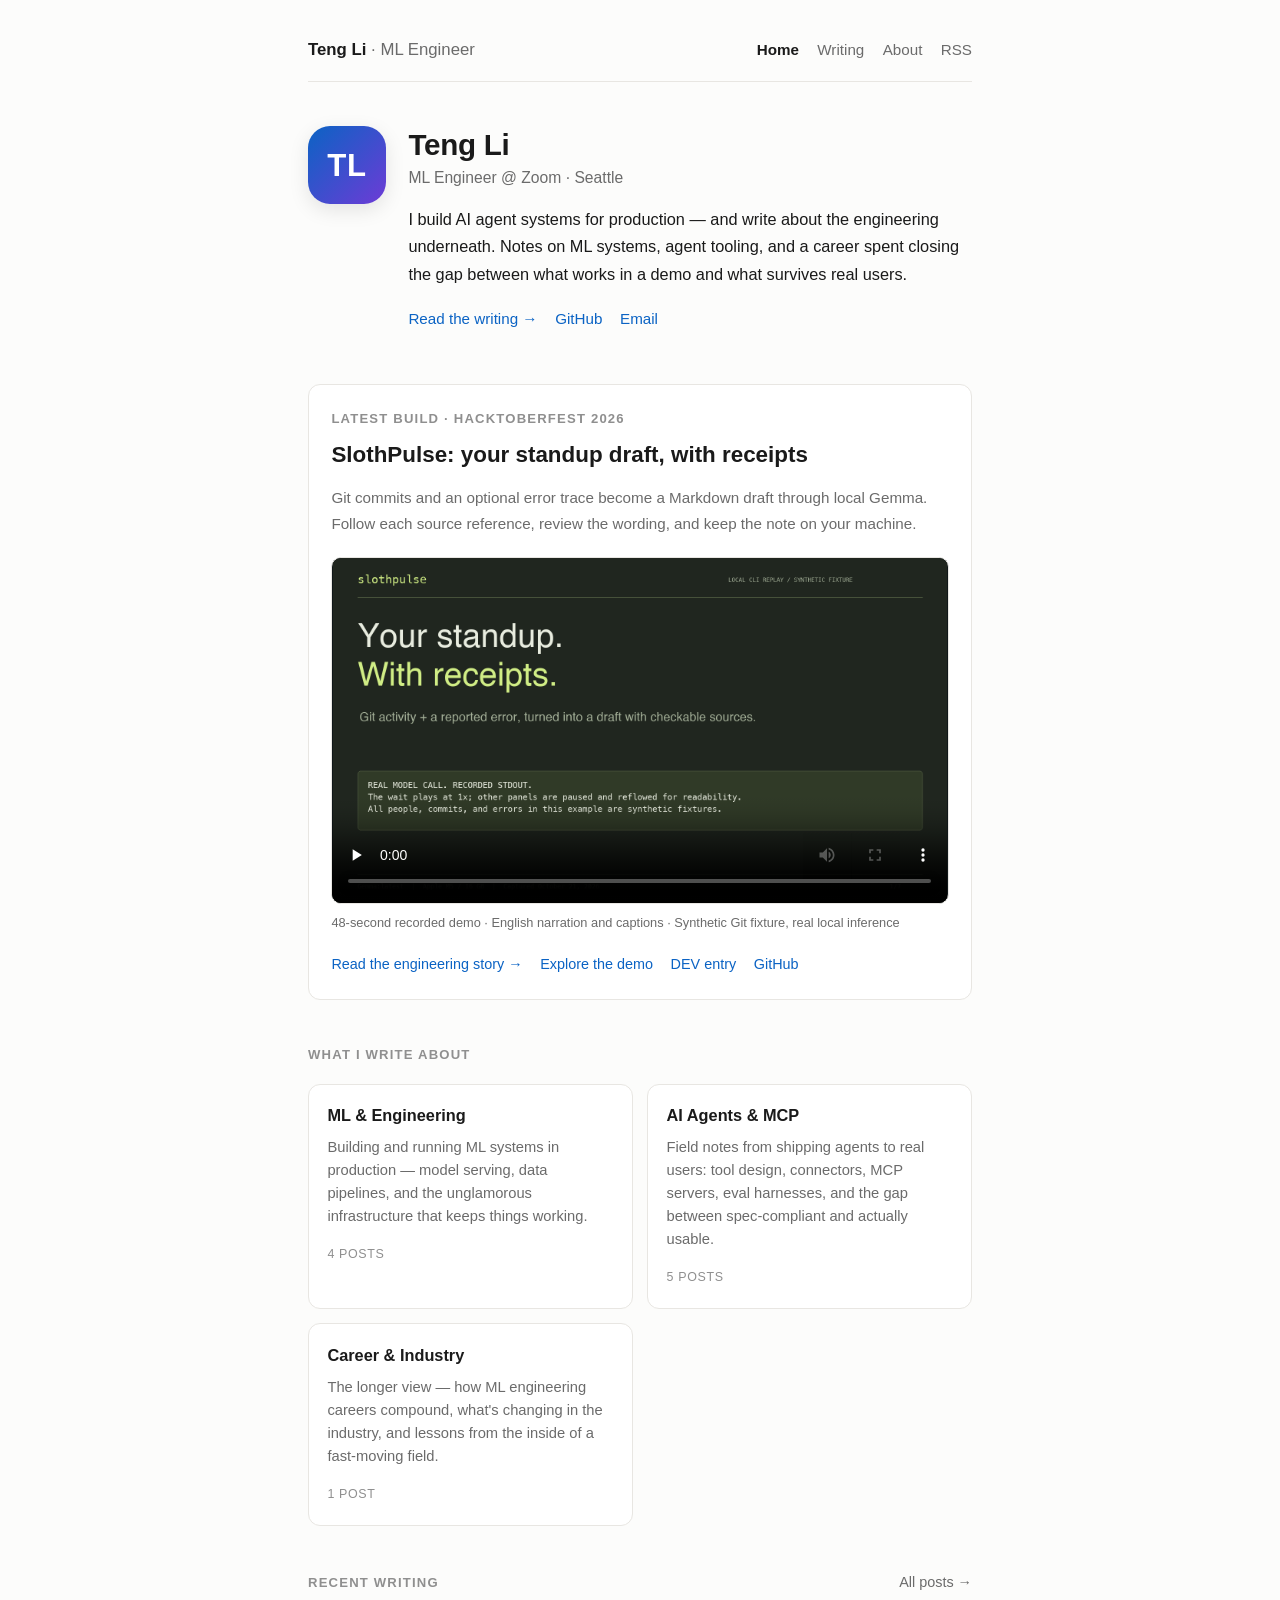
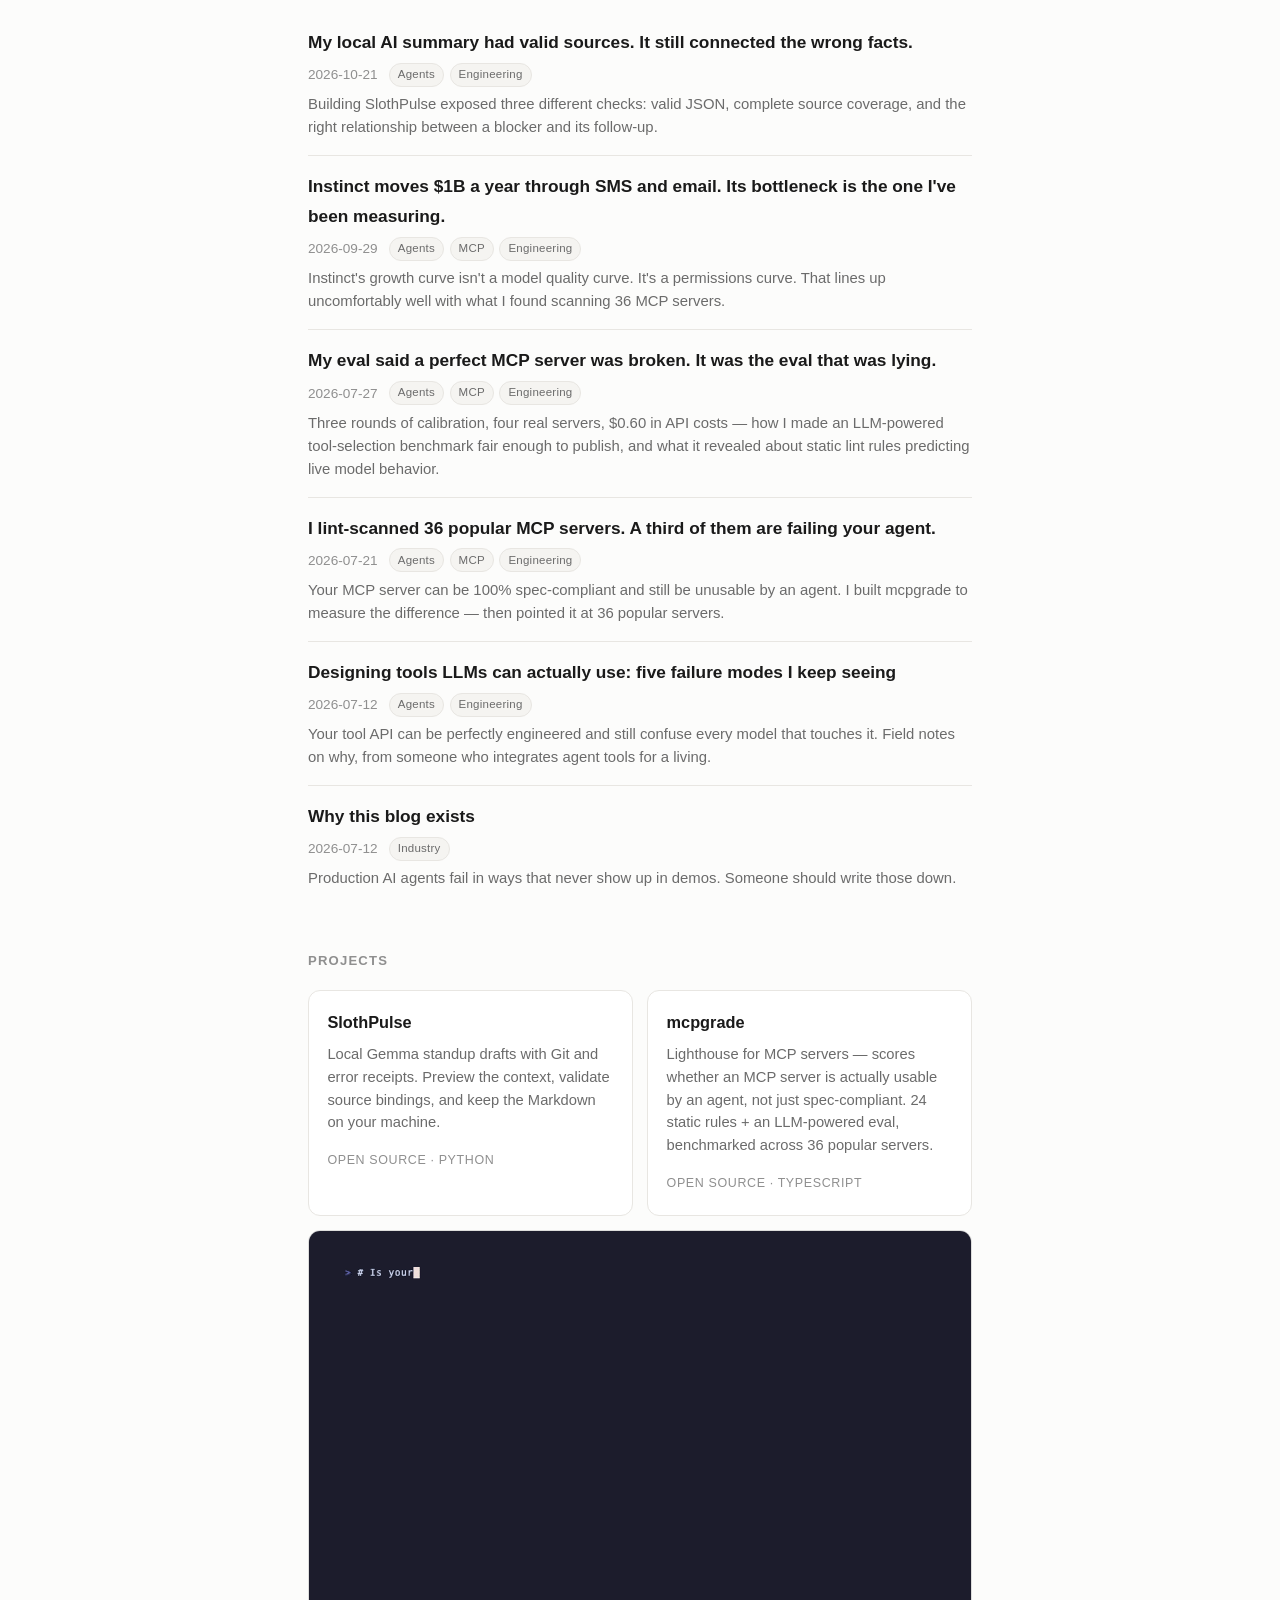
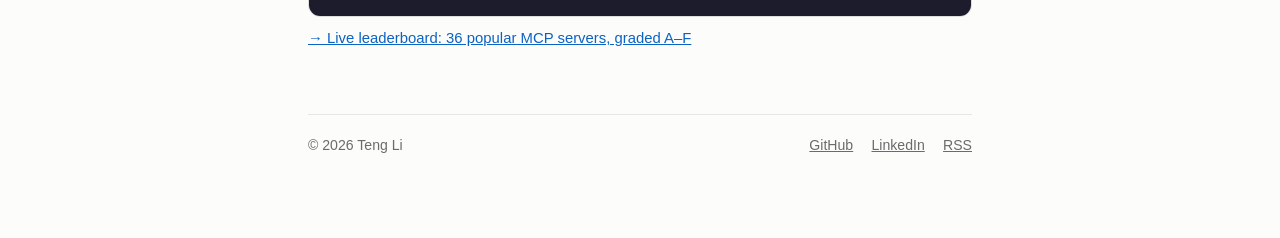
<file: index.html>
<!doctype html>
<html lang="en">
<head>
<meta charset="utf-8">
<meta name="viewport" content="width=device-width, initial-scale=1">
<title>Home · Teng Li</title>
<meta name="description" content="Teng Li — ML Engineer in Seattle. ML systems, AI agents, and career notes.">
<meta property="og:title" content="Home · Teng Li">
<meta property="og:description" content="Teng Li — ML Engineer in Seattle. ML systems, AI agents, and career notes.">
<meta property="og:image" content="https://tengli.dev/og-card.png">
<meta property="og:type" content="article">
<meta name="twitter:card" content="summary_large_image">
<meta name="twitter:image" content="https://tengli.dev/og-card.png">
<link rel="icon" href="/favicon.svg" type="image/svg+xml">
<link rel="icon" href="/favicon-32.png" type="image/png" sizes="32x32">
<link rel="apple-touch-icon" href="/apple-touch-icon.png">
<link rel="stylesheet" href="/style.css?v=slothpulse-demo-20261022">
<link rel="alternate" type="application/rss+xml" title="Teng Li" href="/feed.xml">
<script type="module" src="https://static.cloudflareinsights.com/beacon.min.js" data-cf-beacon='{"token": "defe20d26eeb449a922ccc8369be85c0"}'></script>
</head>
<body>
<main>
<header class="site">
  <a class="name" href="/">Teng Li <span>· ML Engineer</span></a>
  <nav><a href="/" class="on">Home</a><a href="/writing.html">Writing</a><a href="/about.html">About</a><a href="/feed.xml">RSS</a></nav>
</header>
<section class="hero">
  <svg class="avatar" viewBox="0 0 100 100" role="img" aria-label="Teng Li">
  <defs><linearGradient id="g" x1="0" y1="0" x2="1" y2="1">
    <stop offset="0" stop-color="var(--accent)"/><stop offset="1" stop-color="var(--accent-2)"/>
  </linearGradient></defs>
  <rect width="100" height="100" rx="22" fill="url(#g)"/>
  <text x="50" y="50" dy="0.35em" text-anchor="middle"
    font-family="-apple-system, Segoe UI, sans-serif" font-size="40" font-weight="700"
    fill="#fff" letter-spacing="1">TL</text>
</svg>
  <div class="hero-body">
    <h1 class="hero-name">Teng Li</h1>
    <p class="hero-role">ML Engineer @ Zoom · Seattle</p>
    <p class="hero-lede">I build AI agent systems for production — and write about the
    engineering underneath. Notes on ML systems, agent tooling, and a career spent
    closing the gap between what works in a demo and what survives real users.</p>
    <div class="hero-links">
      <a href="/writing.html">Read the writing →</a>
      <a href="https://github.com/TengByte">GitHub</a>
      <a href="mailto:tengli.global@gmail.com">Email</a>
    </div>
  </div>
</section>
<section class="block project-feature" aria-labelledby="slothpulse-title">
  <p class="block-title">Latest build · Hacktoberfest 2026</p>
  <h2 id="slothpulse-title">SlothPulse: your standup draft, with receipts</h2>
  <p>Git commits and an optional error trace become a Markdown draft through local Gemma. Follow each source reference, review the wording, and keep the note on your machine.</p>
  <figure class="demo-video">
    <video controls playsinline preload="none" width="1600" height="900" poster="/assets/slothpulse/poster.png" aria-label="SlothPulse recorded demo with English narration" aria-describedby="slothpulse-caption">
      <source src="/assets/slothpulse/demo.mp4" type="video/mp4">
      <track kind="captions" src="/assets/slothpulse/narration.vtt" srclang="en" label="English" default>
      <a href="/assets/slothpulse/demo.mp4">Watch the SlothPulse demo</a>.
    </video>
    <figcaption id="slothpulse-caption">48-second recorded demo · English narration and captions · Synthetic Git fixture, real local inference</figcaption>
  </figure>
  <div class="project-links">
    <a href="/posts/slothpulse-source-bindings.html">Read the engineering story →</a>
    <a href="https://slothpulse.chicangel12.chatgpt.site/#replay">Explore the demo</a>
    <a href="https://dev.to/tengbyte/slothpulse-i-wrote-the-code-gemma-can-draft-the-standup-2bhp">DEV entry</a>
    <a href="https://github.com/TengByte/slothpulse">GitHub</a>
  </div>
</section>
<section class="block">
  <h2 class="block-title">What I write about</h2>
  <div class="cards">
    <a class="card" href="/writing.html#engineering">
      <h3>ML & Engineering</h3>
      <p>Building and running ML systems in production — model serving, data pipelines, and the unglamorous infrastructure that keeps things working.</p>
      <span class="card-meta">4 posts</span>
    </a>
<a class="card" href="/writing.html#agents">
      <h3>AI Agents & MCP</h3>
      <p>Field notes from shipping agents to real users: tool design, connectors, MCP servers, eval harnesses, and the gap between spec-compliant and actually usable.</p>
      <span class="card-meta">5 posts</span>
    </a>
<a class="card" href="/writing.html#career">
      <h3>Career & Industry</h3>
      <p>The longer view — how ML engineering careers compound, what's changing in the industry, and lessons from the inside of a fast-moving field.</p>
      <span class="card-meta">1 post</span>
    </a>
  </div>
</section>
<section class="block">
  <div class="block-head">
    <h2 class="block-title">Recent writing</h2>
    <a class="more" href="/writing.html">All posts →</a>
  </div>
  <ul class="post-list">
<li class="post-item">
  <a class="post-link" href="/posts/slothpulse-source-bindings.html">My local AI summary had valid sources. It still connected the wrong facts.</a>
  <div class="post-row">
    <time datetime="2026-10-21">2026-10-21</time>
    <span class="chips"><span class="chip">Agents</span><span class="chip">Engineering</span></span>
  </div>
  <p class="post-desc">Building SlothPulse exposed three different checks: valid JSON, complete source coverage, and the right relationship between a blocker and its follow-up.</p>
</li>

    <li class="post-item">
  <a class="post-link" href="/posts/instinct-permissions-bottleneck.html">Instinct moves $1B a year through SMS and email. Its bottleneck is the one I&#39;ve been measuring.</a>
  <div class="post-row">
    <time datetime="2026-09-29">2026-09-29</time>
    <span class="chips"><span class="chip">Agents</span><span class="chip">MCP</span><span class="chip">Engineering</span></span>
  </div>
  <p class="post-desc">Instinct&#39;s growth curve isn&#39;t a model quality curve. It&#39;s a permissions curve. That lines up uncomfortably well with what I found scanning 36 MCP servers.</p>
</li>
<li class="post-item">
  <a class="post-link" href="/posts/calibrating-mcp-evals.html">My eval said a perfect MCP server was broken. It was the eval that was lying.</a>
  <div class="post-row">
    <time datetime="2026-07-27">2026-07-27</time>
    <span class="chips"><span class="chip">Agents</span><span class="chip">MCP</span><span class="chip">Engineering</span></span>
  </div>
  <p class="post-desc">Three rounds of calibration, four real servers, $0.60 in API costs — how I made an LLM-powered tool-selection benchmark fair enough to publish, and what it revealed about static lint rules predicting live model behavior.</p>
</li>
<li class="post-item">
  <a class="post-link" href="/posts/mcp-servers-failing-agents.html">I lint-scanned 36 popular MCP servers. A third of them are failing your agent.</a>
  <div class="post-row">
    <time datetime="2026-07-21">2026-07-21</time>
    <span class="chips"><span class="chip">Agents</span><span class="chip">MCP</span><span class="chip">Engineering</span></span>
  </div>
  <p class="post-desc">Your MCP server can be 100% spec-compliant and still be unusable by an agent. I built mcpgrade to measure the difference — then pointed it at 36 popular servers.</p>
</li>
<li class="post-item">
  <a class="post-link" href="/posts/tool-design-for-llms.html">Designing tools LLMs can actually use: five failure modes I keep seeing</a>
  <div class="post-row">
    <time datetime="2026-07-12">2026-07-12</time>
    <span class="chips"><span class="chip">Agents</span><span class="chip">Engineering</span></span>
  </div>
  <p class="post-desc">Your tool API can be perfectly engineered and still confuse every model that touches it. Field notes on why, from someone who integrates agent tools for a living.</p>
</li>
<li class="post-item">
  <a class="post-link" href="/posts/hello-world.html">Why this blog exists</a>
  <div class="post-row">
    <time datetime="2026-07-12">2026-07-12</time>
    <span class="chips"><span class="chip">Industry</span></span>
  </div>
  <p class="post-desc">Production AI agents fail in ways that never show up in demos. Someone should write those down.</p>
</li>
  </ul>
</section>
<section class="block">
  <h2 class="block-title">Projects</h2>
  <div class="cards">
    <a class="card" href="/posts/slothpulse-source-bindings.html#demo">
      <h3>SlothPulse</h3>
      <p>Local Gemma standup drafts with Git and error receipts. Preview the context, validate source bindings, and keep the Markdown on your machine.</p>
      <span class="card-meta">open source · Python</span>
    </a>
    <a class="card" href="https://github.com/TengByte/mcpgrade">
      <h3>mcpgrade</h3>
      <p>Lighthouse for MCP servers — scores whether an MCP server is actually usable by an agent, not just spec-compliant. 24 static rules + an LLM-powered eval, benchmarked across 36 popular servers.</p>
      <span class="card-meta">open source · TypeScript</span>
    </a>
  </div>
  <a href="https://github.com/TengByte/mcpgrade"><img class="project-demo" src="/mcpgrade-demo.gif"
    alt="mcpgrade demo — grading MCP servers A–F in one command" loading="lazy"></a>
  <p class="post-desc" style="margin-top:10px"><a href="/mcp-leaderboard.html">→ Live leaderboard: 36 popular MCP servers, graded A–F</a></p>
</section>
<footer class="site">
  <span>© 2026 Teng Li</span>
  <span class="foot-links">
    <a href="https://github.com/TengByte">GitHub</a>
    <a href="https://www.linkedin.com/in/teng-li-3b0007110/">LinkedIn</a>
    <a href="/feed.xml">RSS</a>
  </span>
</footer>
</main>
</body>
</html>
</file>
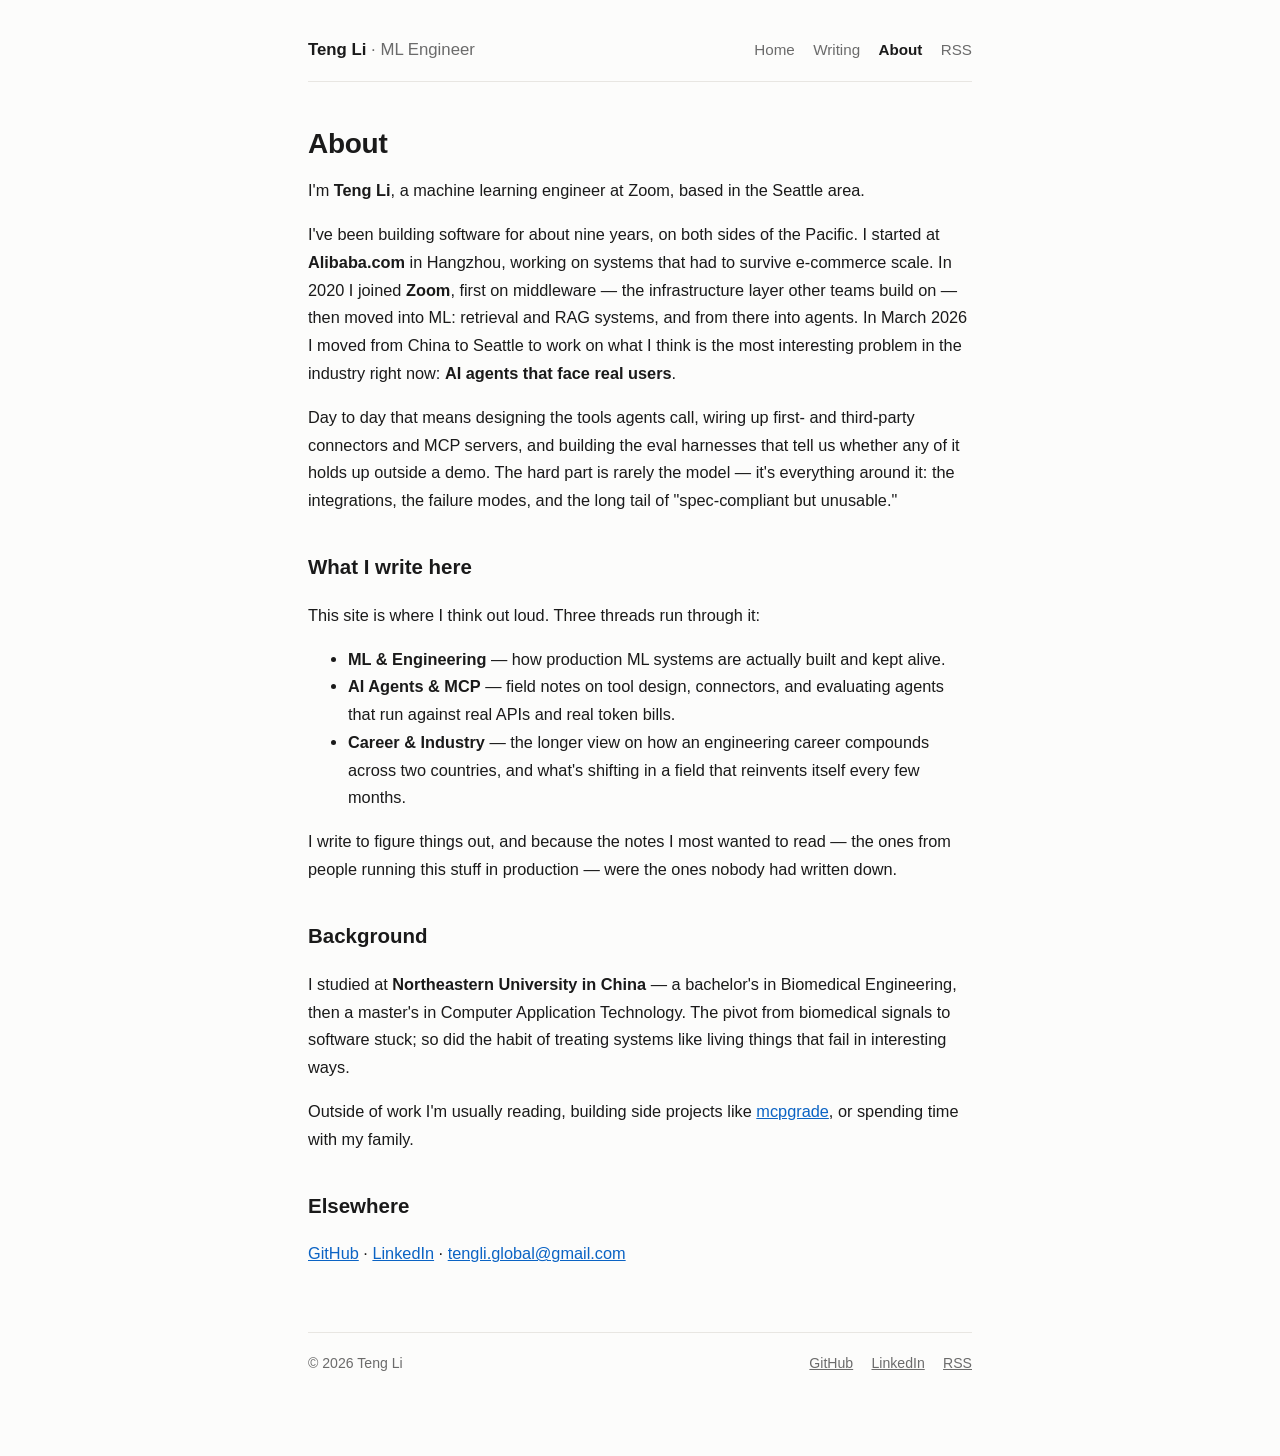
<file: about.html>
<!doctype html>
<html lang="en">
<head>
<meta charset="utf-8">
<meta name="viewport" content="width=device-width, initial-scale=1">
<title>About · Teng Li</title>
<meta name="description" content="About Teng Li — ML engineer in Seattle.">
<meta property="og:title" content="About · Teng Li">
<meta property="og:description" content="About Teng Li — ML engineer in Seattle.">
<meta property="og:image" content="https://tengli.dev/og-card.png">
<meta property="og:type" content="article">
<meta name="twitter:card" content="summary_large_image">
<meta name="twitter:image" content="https://tengli.dev/og-card.png">
<link rel="icon" href="/favicon.svg" type="image/svg+xml">
<link rel="icon" href="/favicon-32.png" type="image/png" sizes="32x32">
<link rel="apple-touch-icon" href="/apple-touch-icon.png">
<link rel="stylesheet" href="/style.css">
<link rel="alternate" type="application/rss+xml" title="Teng Li" href="/feed.xml">
<script type="module" src="https://static.cloudflareinsights.com/beacon.min.js" data-cf-beacon='{"token": "defe20d26eeb449a922ccc8369be85c0"}'></script>
</head>
<body>
<main>
<header class="site">
  <a class="name" href="/">Teng Li <span>· ML Engineer</span></a>
  <nav><a href="/">Home</a><a href="/writing.html">Writing</a><a href="/about.html" class="on">About</a><a href="/feed.xml">RSS</a></nav>
</header>
<div class="prose"><h1>About</h1>
<p>I&#39;m <strong>Teng Li</strong>, a machine learning engineer at Zoom, based in the Seattle area.</p>
<p>I&#39;ve been building software for about nine years, on both sides of the Pacific.
I started at <strong>Alibaba.com</strong> in Hangzhou, working on systems that had to survive
e-commerce scale. In 2020 I joined <strong>Zoom</strong>, first on middleware — the
infrastructure layer other teams build on — then moved into ML: retrieval and
RAG systems, and from there into agents. In March 2026 I moved from China to
Seattle to work on what I think is the most interesting problem in the industry
right now: <strong>AI agents that face real users</strong>.</p>
<p>Day to day that means designing the tools agents call, wiring up first- and
third-party connectors and MCP servers, and building the eval harnesses that
tell us whether any of it holds up outside a demo. The hard part is rarely the
model — it&#39;s everything around it: the integrations, the failure modes, and the
long tail of &quot;spec-compliant but unusable.&quot;</p>
<h2>What I write here</h2>
<p>This site is where I think out loud. Three threads run through it:</p>
<ul>
<li><strong>ML &amp; Engineering</strong> — how production ML systems are actually built and kept alive.</li>
<li><strong>AI Agents &amp; MCP</strong> — field notes on tool design, connectors, and evaluating agents
that run against real APIs and real token bills.</li>
<li><strong>Career &amp; Industry</strong> — the longer view on how an engineering career compounds
across two countries, and what&#39;s shifting in a field that reinvents itself every
few months.</li>
</ul>
<p>I write to figure things out, and because the notes I most wanted to read — the
ones from people running this stuff in production — were the ones nobody had
written down.</p>
<h2>Background</h2>
<p>I studied at <strong>Northeastern University in China</strong> — a bachelor&#39;s in Biomedical
Engineering, then a master&#39;s in Computer Application Technology. The pivot from
biomedical signals to software stuck; so did the habit of treating systems like
living things that fail in interesting ways.</p>
<p>Outside of work I&#39;m usually reading, building side projects like
<a href="https://github.com/TengByte/mcpgrade">mcpgrade</a>, or spending time with my family.</p>
<h2>Elsewhere</h2>
<p><a href="https://github.com/TengByte">GitHub</a> ·
<a href="https://www.linkedin.com/in/teng-li-3b0007110/">LinkedIn</a> ·
<a href="mailto:tengli.global@gmail.com">tengli.global@gmail.com</a></p>
</div>
<footer class="site">
  <span>© 2026 Teng Li</span>
  <span class="foot-links">
    <a href="https://github.com/TengByte">GitHub</a>
    <a href="https://www.linkedin.com/in/teng-li-3b0007110/">LinkedIn</a>
    <a href="/feed.xml">RSS</a>
  </span>
</footer>
</main>
</body>
</html>
</file>
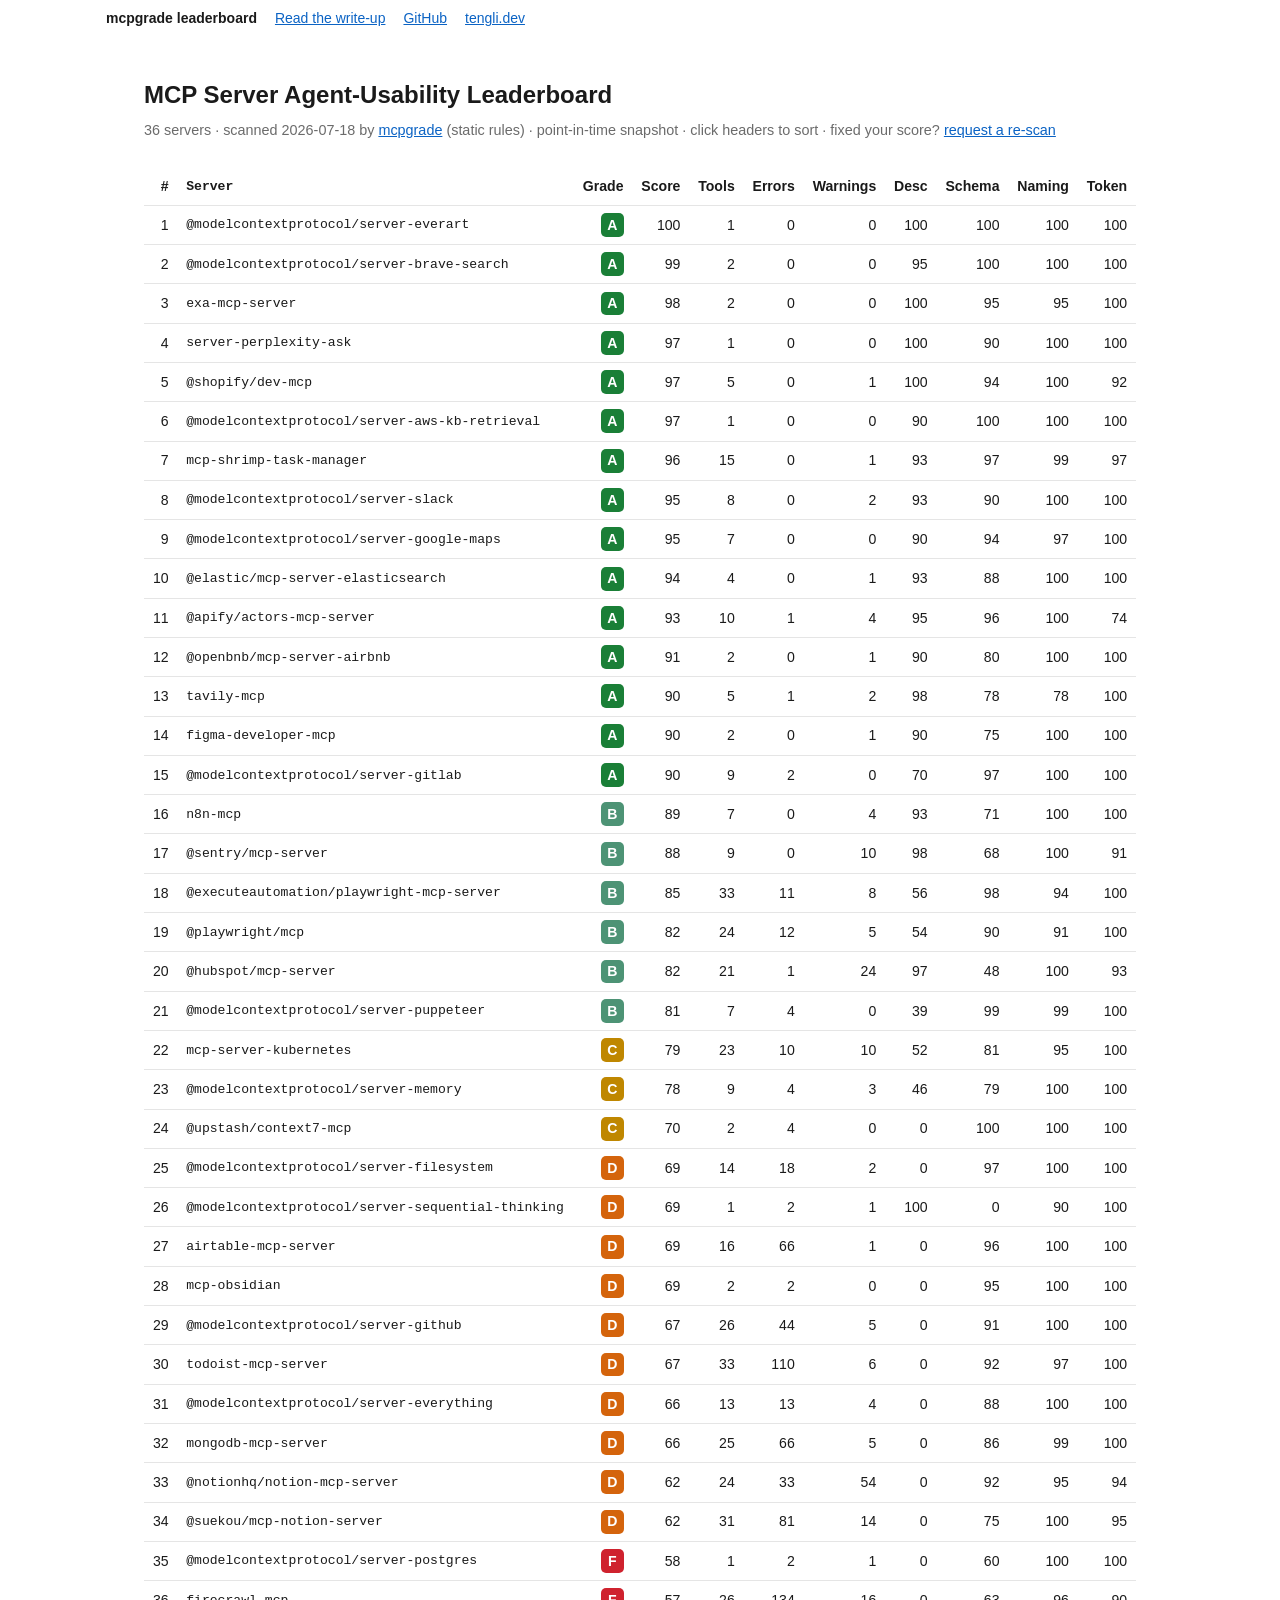
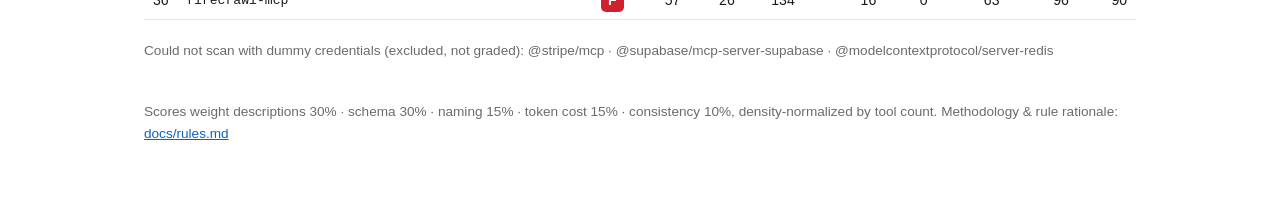
<file: mcp-leaderboard.html>
<!doctype html>
<html lang="en">
<head>
<meta charset="utf-8">
<meta name="viewport" content="width=device-width, initial-scale=1">
<title>MCP Server Agent-Usability Leaderboard · mcpgrade</title>
<meta name="description" content="A-F agent-usability scores for 36 popular MCP servers, measured by mcpgrade.">
<style>
:root{--bg:#fff;--text:#1a1a1a;--muted:#6b6b6b;--border:#e5e5e5;--code:#f6f6f6;color-scheme:light dark}
@media(prefers-color-scheme:dark){:root{--bg:#121212;--text:#e8e8e8;--muted:#9a9a9a;--border:#2a2a2a;--code:#1e1e1e}}
*{box-sizing:border-box}
body{margin:0;background:var(--bg);color:var(--text);font:15px/1.6 -apple-system,"Segoe UI",Helvetica,Arial,sans-serif}
main{max-width:64rem;margin:0 auto;padding:2.5rem 1rem 4rem}
h1{font-size:1.5rem;margin:0 0 .3rem}
.sub{color:var(--muted);font-size:.9rem;margin-bottom:1.6rem}
table{border-collapse:collapse;width:100%;font-size:.88rem}
th,td{border-bottom:1px solid var(--border);padding:.45rem .55rem;text-align:right;white-space:nowrap}
th{cursor:pointer;user-select:none;position:sticky;top:0;background:var(--bg)}
th:hover{color:#0b63c4}
td.name,th.name{text-align:left;font-family:ui-monospace,Menlo,Consolas,monospace;font-size:.82rem}
.grade{display:inline-block;min-width:1.6em;text-align:center;padding:.05em .35em;border-radius:5px;font-weight:700;color:#fff}
.grade.a{background:#1a7f37}.grade.b{background:#4d9375}.grade.c{background:#bf8700}.grade.d{background:#d4640c}.grade.f{background:#cf222e}
.failed{color:var(--muted);font-size:.85rem;margin-top:1.2rem}
footer{margin-top:2.5rem;color:var(--muted);font-size:.85rem}
a{color:#0b63c4}
</style>
<script type="module" src="https://static.cloudflareinsights.com/beacon.min.js" data-cf-beacon='{"token": "defe20d26eeb449a922ccc8369be85c0"}'></script>
<link rel="icon" href="/favicon.svg" type="image/svg+xml">
<link rel="icon" href="/favicon-32.png" type="image/png" sizes="32x32">
<link rel="apple-touch-icon" href="/apple-touch-icon.png">
</head>
<body>
<div style="max-width:1100px;margin:0 auto;padding:10px 16px;font:14px -apple-system,sans-serif;display:flex;gap:18px;flex-wrap:wrap;align-items:center">
<strong>mcpgrade leaderboard</strong>
<a href="https://tengli.dev/posts/mcp-servers-failing-agents.html">Read the write-up</a>
<a href="https://github.com/TengByte/mcpgrade">GitHub</a>
<a href="https://tengli.dev/">tengli.dev</a>
</div>
<main>
<h1>MCP Server Agent-Usability Leaderboard</h1>
<div class="sub">36 servers · scanned 2026-07-18 by <a href="https://github.com/TengByte/mcpgrade">mcpgrade</a> (static rules) · point-in-time snapshot · click headers to sort ·
fixed your score? <a href="https://github.com/TengByte/mcpgrade/issues">request a re-scan</a></div>
<table id="lb">
<thead><tr>
<th>#</th><th class="name">Server</th><th>Grade</th><th>Score</th><th>Tools</th><th>Errors</th><th>Warnings</th><th>Desc</th><th>Schema</th><th>Naming</th><th>Token</th>
</tr></thead>
<tbody>
<tr>
<td>1</td>
<td class="name">@modelcontextprotocol/server-everart</td>
<td><span class="grade a">A</span></td>
<td data-v="100">100</td>
<td data-v="1">1</td>
<td data-v="0">0</td>
<td data-v="0">0</td>
<td data-v="100">100</td>
<td data-v="100">100</td>
<td data-v="100">100</td>
<td data-v="100">100</td>
</tr>
<tr>
<td>2</td>
<td class="name">@modelcontextprotocol/server-brave-search</td>
<td><span class="grade a">A</span></td>
<td data-v="99">99</td>
<td data-v="2">2</td>
<td data-v="0">0</td>
<td data-v="0">0</td>
<td data-v="95">95</td>
<td data-v="100">100</td>
<td data-v="100">100</td>
<td data-v="100">100</td>
</tr>
<tr>
<td>3</td>
<td class="name">exa-mcp-server</td>
<td><span class="grade a">A</span></td>
<td data-v="98">98</td>
<td data-v="2">2</td>
<td data-v="0">0</td>
<td data-v="0">0</td>
<td data-v="100">100</td>
<td data-v="95">95</td>
<td data-v="95">95</td>
<td data-v="100">100</td>
</tr>
<tr>
<td>4</td>
<td class="name">server-perplexity-ask</td>
<td><span class="grade a">A</span></td>
<td data-v="97">97</td>
<td data-v="1">1</td>
<td data-v="0">0</td>
<td data-v="0">0</td>
<td data-v="100">100</td>
<td data-v="90">90</td>
<td data-v="100">100</td>
<td data-v="100">100</td>
</tr>
<tr>
<td>5</td>
<td class="name">@shopify/dev-mcp</td>
<td><span class="grade a">A</span></td>
<td data-v="97">97</td>
<td data-v="5">5</td>
<td data-v="0">0</td>
<td data-v="1">1</td>
<td data-v="100">100</td>
<td data-v="94">94</td>
<td data-v="100">100</td>
<td data-v="92">92</td>
</tr>
<tr>
<td>6</td>
<td class="name">@modelcontextprotocol/server-aws-kb-retrieval</td>
<td><span class="grade a">A</span></td>
<td data-v="97">97</td>
<td data-v="1">1</td>
<td data-v="0">0</td>
<td data-v="0">0</td>
<td data-v="90">90</td>
<td data-v="100">100</td>
<td data-v="100">100</td>
<td data-v="100">100</td>
</tr>
<tr>
<td>7</td>
<td class="name">mcp-shrimp-task-manager</td>
<td><span class="grade a">A</span></td>
<td data-v="96">96</td>
<td data-v="15">15</td>
<td data-v="0">0</td>
<td data-v="1">1</td>
<td data-v="93">93</td>
<td data-v="97">97</td>
<td data-v="99">99</td>
<td data-v="97">97</td>
</tr>
<tr>
<td>8</td>
<td class="name">@modelcontextprotocol/server-slack</td>
<td><span class="grade a">A</span></td>
<td data-v="95">95</td>
<td data-v="8">8</td>
<td data-v="0">0</td>
<td data-v="2">2</td>
<td data-v="93">93</td>
<td data-v="90">90</td>
<td data-v="100">100</td>
<td data-v="100">100</td>
</tr>
<tr>
<td>9</td>
<td class="name">@modelcontextprotocol/server-google-maps</td>
<td><span class="grade a">A</span></td>
<td data-v="95">95</td>
<td data-v="7">7</td>
<td data-v="0">0</td>
<td data-v="0">0</td>
<td data-v="90">90</td>
<td data-v="94">94</td>
<td data-v="97">97</td>
<td data-v="100">100</td>
</tr>
<tr>
<td>10</td>
<td class="name">@elastic/mcp-server-elasticsearch</td>
<td><span class="grade a">A</span></td>
<td data-v="94">94</td>
<td data-v="4">4</td>
<td data-v="0">0</td>
<td data-v="1">1</td>
<td data-v="93">93</td>
<td data-v="88">88</td>
<td data-v="100">100</td>
<td data-v="100">100</td>
</tr>
<tr>
<td>11</td>
<td class="name">@apify/actors-mcp-server</td>
<td><span class="grade a">A</span></td>
<td data-v="93">93</td>
<td data-v="10">10</td>
<td data-v="1">1</td>
<td data-v="4">4</td>
<td data-v="95">95</td>
<td data-v="96">96</td>
<td data-v="100">100</td>
<td data-v="74">74</td>
</tr>
<tr>
<td>12</td>
<td class="name">@openbnb/mcp-server-airbnb</td>
<td><span class="grade a">A</span></td>
<td data-v="91">91</td>
<td data-v="2">2</td>
<td data-v="0">0</td>
<td data-v="1">1</td>
<td data-v="90">90</td>
<td data-v="80">80</td>
<td data-v="100">100</td>
<td data-v="100">100</td>
</tr>
<tr>
<td>13</td>
<td class="name">tavily-mcp</td>
<td><span class="grade a">A</span></td>
<td data-v="90">90</td>
<td data-v="5">5</td>
<td data-v="1">1</td>
<td data-v="2">2</td>
<td data-v="98">98</td>
<td data-v="78">78</td>
<td data-v="78">78</td>
<td data-v="100">100</td>
</tr>
<tr>
<td>14</td>
<td class="name">figma-developer-mcp</td>
<td><span class="grade a">A</span></td>
<td data-v="90">90</td>
<td data-v="2">2</td>
<td data-v="0">0</td>
<td data-v="1">1</td>
<td data-v="90">90</td>
<td data-v="75">75</td>
<td data-v="100">100</td>
<td data-v="100">100</td>
</tr>
<tr>
<td>15</td>
<td class="name">@modelcontextprotocol/server-gitlab</td>
<td><span class="grade a">A</span></td>
<td data-v="90">90</td>
<td data-v="9">9</td>
<td data-v="2">2</td>
<td data-v="0">0</td>
<td data-v="70">70</td>
<td data-v="97">97</td>
<td data-v="100">100</td>
<td data-v="100">100</td>
</tr>
<tr>
<td>16</td>
<td class="name">n8n-mcp</td>
<td><span class="grade b">B</span></td>
<td data-v="89">89</td>
<td data-v="7">7</td>
<td data-v="0">0</td>
<td data-v="4">4</td>
<td data-v="93">93</td>
<td data-v="71">71</td>
<td data-v="100">100</td>
<td data-v="100">100</td>
</tr>
<tr>
<td>17</td>
<td class="name">@sentry/mcp-server</td>
<td><span class="grade b">B</span></td>
<td data-v="88">88</td>
<td data-v="9">9</td>
<td data-v="0">0</td>
<td data-v="10">10</td>
<td data-v="98">98</td>
<td data-v="68">68</td>
<td data-v="100">100</td>
<td data-v="91">91</td>
</tr>
<tr>
<td>18</td>
<td class="name">@executeautomation/playwright-mcp-server</td>
<td><span class="grade b">B</span></td>
<td data-v="85">85</td>
<td data-v="33">33</td>
<td data-v="11">11</td>
<td data-v="8">8</td>
<td data-v="56">56</td>
<td data-v="98">98</td>
<td data-v="94">94</td>
<td data-v="100">100</td>
</tr>
<tr>
<td>19</td>
<td class="name">@playwright/mcp</td>
<td><span class="grade b">B</span></td>
<td data-v="82">82</td>
<td data-v="24">24</td>
<td data-v="12">12</td>
<td data-v="5">5</td>
<td data-v="54">54</td>
<td data-v="90">90</td>
<td data-v="91">91</td>
<td data-v="100">100</td>
</tr>
<tr>
<td>20</td>
<td class="name">@hubspot/mcp-server</td>
<td><span class="grade b">B</span></td>
<td data-v="82">82</td>
<td data-v="21">21</td>
<td data-v="1">1</td>
<td data-v="24">24</td>
<td data-v="97">97</td>
<td data-v="48">48</td>
<td data-v="100">100</td>
<td data-v="93">93</td>
</tr>
<tr>
<td>21</td>
<td class="name">@modelcontextprotocol/server-puppeteer</td>
<td><span class="grade b">B</span></td>
<td data-v="81">81</td>
<td data-v="7">7</td>
<td data-v="4">4</td>
<td data-v="0">0</td>
<td data-v="39">39</td>
<td data-v="99">99</td>
<td data-v="99">99</td>
<td data-v="100">100</td>
</tr>
<tr>
<td>22</td>
<td class="name">mcp-server-kubernetes</td>
<td><span class="grade c">C</span></td>
<td data-v="79">79</td>
<td data-v="23">23</td>
<td data-v="10">10</td>
<td data-v="10">10</td>
<td data-v="52">52</td>
<td data-v="81">81</td>
<td data-v="95">95</td>
<td data-v="100">100</td>
</tr>
<tr>
<td>23</td>
<td class="name">@modelcontextprotocol/server-memory</td>
<td><span class="grade c">C</span></td>
<td data-v="78">78</td>
<td data-v="9">9</td>
<td data-v="4">4</td>
<td data-v="3">3</td>
<td data-v="46">46</td>
<td data-v="79">79</td>
<td data-v="100">100</td>
<td data-v="100">100</td>
</tr>
<tr>
<td>24</td>
<td class="name">@upstash/context7-mcp</td>
<td><span class="grade c">C</span></td>
<td data-v="70">70</td>
<td data-v="2">2</td>
<td data-v="4">4</td>
<td data-v="0">0</td>
<td data-v="0">0</td>
<td data-v="100">100</td>
<td data-v="100">100</td>
<td data-v="100">100</td>
</tr>
<tr>
<td>25</td>
<td class="name">@modelcontextprotocol/server-filesystem</td>
<td><span class="grade d">D</span></td>
<td data-v="69">69</td>
<td data-v="14">14</td>
<td data-v="18">18</td>
<td data-v="2">2</td>
<td data-v="0">0</td>
<td data-v="97">97</td>
<td data-v="100">100</td>
<td data-v="100">100</td>
</tr>
<tr>
<td>26</td>
<td class="name">@modelcontextprotocol/server-sequential-thinking</td>
<td><span class="grade d">D</span></td>
<td data-v="69">69</td>
<td data-v="1">1</td>
<td data-v="2">2</td>
<td data-v="1">1</td>
<td data-v="100">100</td>
<td data-v="0">0</td>
<td data-v="90">90</td>
<td data-v="100">100</td>
</tr>
<tr>
<td>27</td>
<td class="name">airtable-mcp-server</td>
<td><span class="grade d">D</span></td>
<td data-v="69">69</td>
<td data-v="16">16</td>
<td data-v="66">66</td>
<td data-v="1">1</td>
<td data-v="0">0</td>
<td data-v="96">96</td>
<td data-v="100">100</td>
<td data-v="100">100</td>
</tr>
<tr>
<td>28</td>
<td class="name">mcp-obsidian</td>
<td><span class="grade d">D</span></td>
<td data-v="69">69</td>
<td data-v="2">2</td>
<td data-v="2">2</td>
<td data-v="0">0</td>
<td data-v="0">0</td>
<td data-v="95">95</td>
<td data-v="100">100</td>
<td data-v="100">100</td>
</tr>
<tr>
<td>29</td>
<td class="name">@modelcontextprotocol/server-github</td>
<td><span class="grade d">D</span></td>
<td data-v="67">67</td>
<td data-v="26">26</td>
<td data-v="44">44</td>
<td data-v="5">5</td>
<td data-v="0">0</td>
<td data-v="91">91</td>
<td data-v="100">100</td>
<td data-v="100">100</td>
</tr>
<tr>
<td>30</td>
<td class="name">todoist-mcp-server</td>
<td><span class="grade d">D</span></td>
<td data-v="67">67</td>
<td data-v="33">33</td>
<td data-v="110">110</td>
<td data-v="6">6</td>
<td data-v="0">0</td>
<td data-v="92">92</td>
<td data-v="97">97</td>
<td data-v="100">100</td>
</tr>
<tr>
<td>31</td>
<td class="name">@modelcontextprotocol/server-everything</td>
<td><span class="grade d">D</span></td>
<td data-v="66">66</td>
<td data-v="13">13</td>
<td data-v="13">13</td>
<td data-v="4">4</td>
<td data-v="0">0</td>
<td data-v="88">88</td>
<td data-v="100">100</td>
<td data-v="100">100</td>
</tr>
<tr>
<td>32</td>
<td class="name">mongodb-mcp-server</td>
<td><span class="grade d">D</span></td>
<td data-v="66">66</td>
<td data-v="25">25</td>
<td data-v="66">66</td>
<td data-v="5">5</td>
<td data-v="0">0</td>
<td data-v="86">86</td>
<td data-v="99">99</td>
<td data-v="100">100</td>
</tr>
<tr>
<td>33</td>
<td class="name">@notionhq/notion-mcp-server</td>
<td><span class="grade d">D</span></td>
<td data-v="62">62</td>
<td data-v="24">24</td>
<td data-v="33">33</td>
<td data-v="54">54</td>
<td data-v="0">0</td>
<td data-v="92">92</td>
<td data-v="95">95</td>
<td data-v="94">94</td>
</tr>
<tr>
<td>34</td>
<td class="name">@suekou/mcp-notion-server</td>
<td><span class="grade d">D</span></td>
<td data-v="62">62</td>
<td data-v="31">31</td>
<td data-v="81">81</td>
<td data-v="14">14</td>
<td data-v="0">0</td>
<td data-v="75">75</td>
<td data-v="100">100</td>
<td data-v="95">95</td>
</tr>
<tr>
<td>35</td>
<td class="name">@modelcontextprotocol/server-postgres</td>
<td><span class="grade f">F</span></td>
<td data-v="58">58</td>
<td data-v="1">1</td>
<td data-v="2">2</td>
<td data-v="1">1</td>
<td data-v="0">0</td>
<td data-v="60">60</td>
<td data-v="100">100</td>
<td data-v="100">100</td>
</tr>
<tr>
<td>36</td>
<td class="name">firecrawl-mcp</td>
<td><span class="grade f">F</span></td>
<td data-v="57">57</td>
<td data-v="26">26</td>
<td data-v="134">134</td>
<td data-v="16">16</td>
<td data-v="0">0</td>
<td data-v="63">63</td>
<td data-v="96">96</td>
<td data-v="90">90</td>
</tr>
</tbody>
</table>
<p class="failed">Could not scan with dummy credentials (excluded, not graded): @stripe/mcp · @supabase/mcp-server-supabase · @modelcontextprotocol/server-redis</p>
<footer>Scores weight descriptions 30% · schema 30% · naming 15% · token cost 15% · consistency 10%, density-normalized by tool count.
Methodology &amp; rule rationale: <a href="https://github.com/TengByte/mcpgrade/blob/main/docs/rules.md">docs/rules.md</a></footer>
</main>
<script>
document.querySelectorAll("#lb th").forEach((th,i)=>{
  th.addEventListener("click",()=>{
    const tb=document.querySelector("#lb tbody");
    const dir=th.dataset.dir==="asc"?-1:1;th.dataset.dir=dir===1?"asc":"desc";
    [...tb.rows].sort((a,b)=>{
      const av=a.cells[i].dataset.v??a.cells[i].textContent, bv=b.cells[i].dataset.v??b.cells[i].textContent;
      const an=parseFloat(av), bn=parseFloat(bv);
      return (isNaN(an)||isNaN(bn)) ? av.localeCompare(bv)*-dir : (bn-an)*dir;
    }).forEach(r=>tb.appendChild(r));
  });
});
</script>
</body>
</html>
</file>
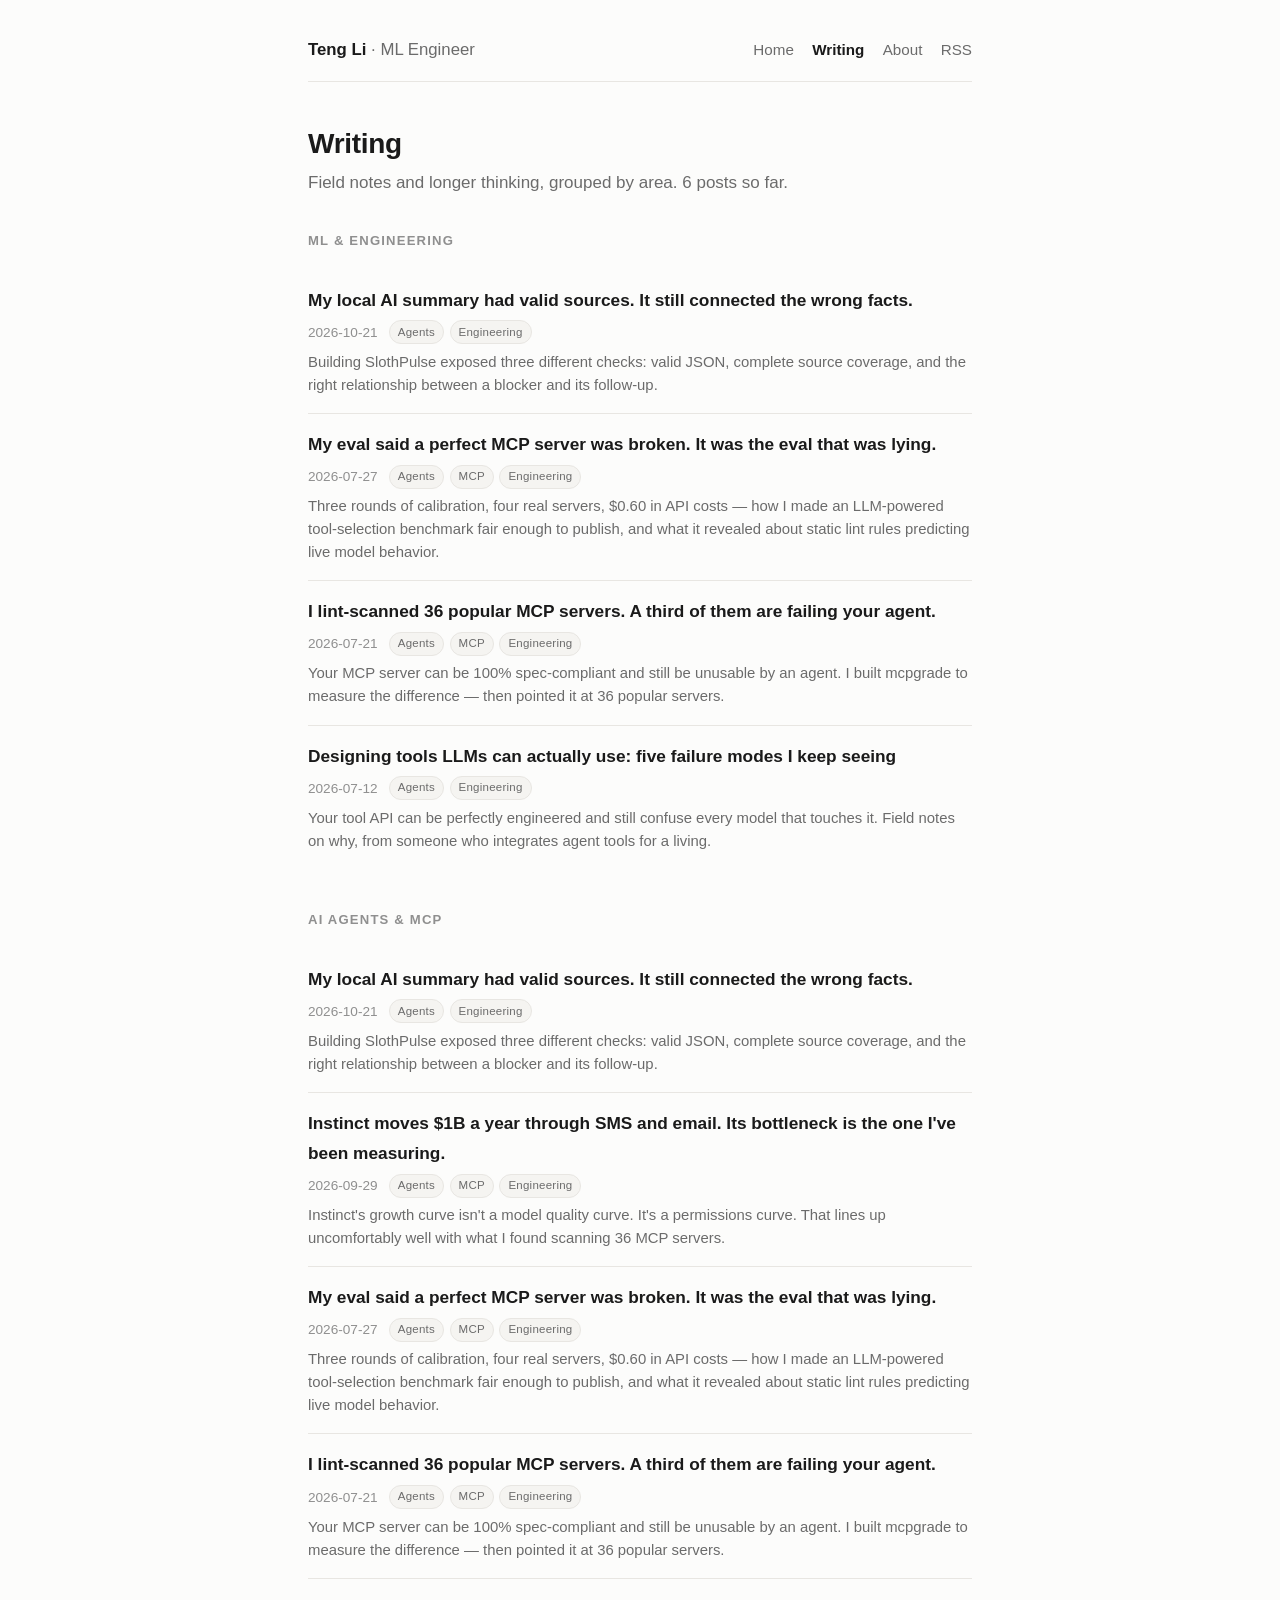
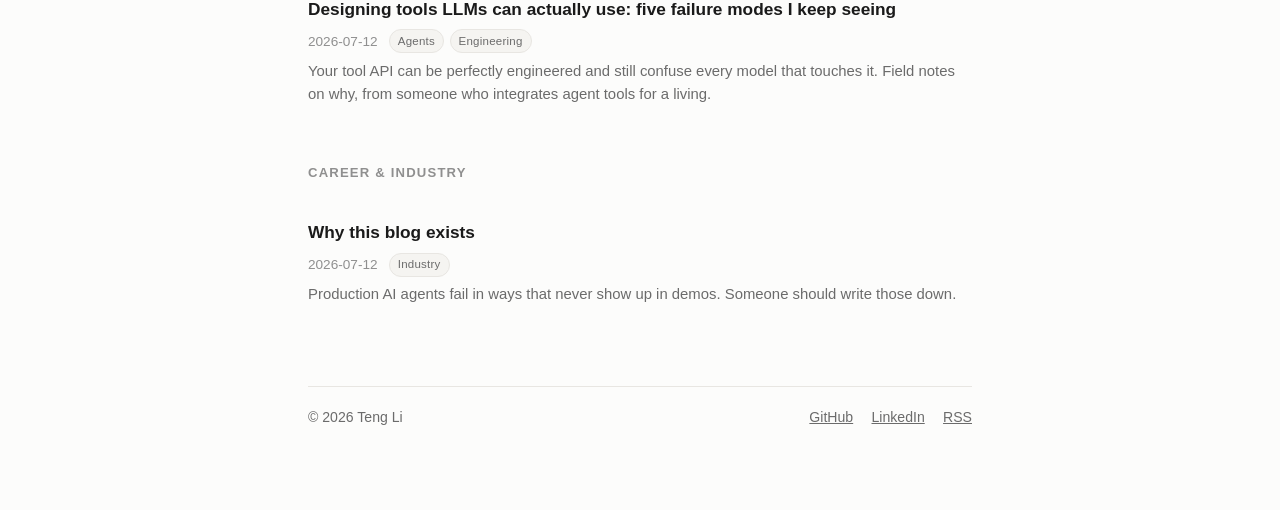
<file: writing.html>
<!doctype html>
<html lang="en">
<head>
<meta charset="utf-8">
<meta name="viewport" content="width=device-width, initial-scale=1">
<title>Writing · Teng Li</title>
<meta name="description" content="Writing by Teng Li — ML systems, AI agents, and career notes.">
<meta property="og:title" content="Writing · Teng Li">
<meta property="og:description" content="Writing by Teng Li — ML systems, AI agents, and career notes.">
<meta property="og:image" content="https://tengli.dev/og-card.png">
<meta property="og:type" content="article">
<meta name="twitter:card" content="summary_large_image">
<meta name="twitter:image" content="https://tengli.dev/og-card.png">
<link rel="icon" href="/favicon.svg" type="image/svg+xml">
<link rel="icon" href="/favicon-32.png" type="image/png" sizes="32x32">
<link rel="apple-touch-icon" href="/apple-touch-icon.png">
<link rel="stylesheet" href="/style.css">
<link rel="alternate" type="application/rss+xml" title="Teng Li" href="/feed.xml">
<script type="module" src="https://static.cloudflareinsights.com/beacon.min.js" data-cf-beacon='{"token": "defe20d26eeb449a922ccc8369be85c0"}'></script>
</head>
<body>
<main>
<header class="site">
  <a class="name" href="/">Teng Li <span>· ML Engineer</span></a>
  <nav><a href="/">Home</a><a href="/writing.html" class="on">Writing</a><a href="/about.html">About</a><a href="/feed.xml">RSS</a></nav>
</header>
<h1>Writing</h1>
<p class="page-lede">Field notes and longer thinking, grouped by area. 6 posts so far.</p>
<section class="topic-group" id="engineering">
  <h2 class="block-title">ML & Engineering</h2>
  <ul class="post-list">
<li class="post-item">
  <a class="post-link" href="/posts/slothpulse-source-bindings.html">My local AI summary had valid sources. It still connected the wrong facts.</a>
  <div class="post-row">
    <time datetime="2026-10-21">2026-10-21</time>
    <span class="chips"><span class="chip">Agents</span><span class="chip">Engineering</span></span>
  </div>
  <p class="post-desc">Building SlothPulse exposed three different checks: valid JSON, complete source coverage, and the right relationship between a blocker and its follow-up.</p>
</li>

    <li class="post-item">
  <a class="post-link" href="/posts/calibrating-mcp-evals.html">My eval said a perfect MCP server was broken. It was the eval that was lying.</a>
  <div class="post-row">
    <time datetime="2026-07-27">2026-07-27</time>
    <span class="chips"><span class="chip">Agents</span><span class="chip">MCP</span><span class="chip">Engineering</span></span>
  </div>
  <p class="post-desc">Three rounds of calibration, four real servers, $0.60 in API costs — how I made an LLM-powered tool-selection benchmark fair enough to publish, and what it revealed about static lint rules predicting live model behavior.</p>
</li>
<li class="post-item">
  <a class="post-link" href="/posts/mcp-servers-failing-agents.html">I lint-scanned 36 popular MCP servers. A third of them are failing your agent.</a>
  <div class="post-row">
    <time datetime="2026-07-21">2026-07-21</time>
    <span class="chips"><span class="chip">Agents</span><span class="chip">MCP</span><span class="chip">Engineering</span></span>
  </div>
  <p class="post-desc">Your MCP server can be 100% spec-compliant and still be unusable by an agent. I built mcpgrade to measure the difference — then pointed it at 36 popular servers.</p>
</li>
<li class="post-item">
  <a class="post-link" href="/posts/tool-design-for-llms.html">Designing tools LLMs can actually use: five failure modes I keep seeing</a>
  <div class="post-row">
    <time datetime="2026-07-12">2026-07-12</time>
    <span class="chips"><span class="chip">Agents</span><span class="chip">Engineering</span></span>
  </div>
  <p class="post-desc">Your tool API can be perfectly engineered and still confuse every model that touches it. Field notes on why, from someone who integrates agent tools for a living.</p>
</li>
  </ul>
</section>
<section class="topic-group" id="agents">
  <h2 class="block-title">AI Agents & MCP</h2>
  <ul class="post-list">
<li class="post-item">
  <a class="post-link" href="/posts/slothpulse-source-bindings.html">My local AI summary had valid sources. It still connected the wrong facts.</a>
  <div class="post-row">
    <time datetime="2026-10-21">2026-10-21</time>
    <span class="chips"><span class="chip">Agents</span><span class="chip">Engineering</span></span>
  </div>
  <p class="post-desc">Building SlothPulse exposed three different checks: valid JSON, complete source coverage, and the right relationship between a blocker and its follow-up.</p>
</li>

    <li class="post-item">
  <a class="post-link" href="/posts/instinct-permissions-bottleneck.html">Instinct moves $1B a year through SMS and email. Its bottleneck is the one I&#39;ve been measuring.</a>
  <div class="post-row">
    <time datetime="2026-09-29">2026-09-29</time>
    <span class="chips"><span class="chip">Agents</span><span class="chip">MCP</span><span class="chip">Engineering</span></span>
  </div>
  <p class="post-desc">Instinct&#39;s growth curve isn&#39;t a model quality curve. It&#39;s a permissions curve. That lines up uncomfortably well with what I found scanning 36 MCP servers.</p>
</li>
<li class="post-item">
  <a class="post-link" href="/posts/calibrating-mcp-evals.html">My eval said a perfect MCP server was broken. It was the eval that was lying.</a>
  <div class="post-row">
    <time datetime="2026-07-27">2026-07-27</time>
    <span class="chips"><span class="chip">Agents</span><span class="chip">MCP</span><span class="chip">Engineering</span></span>
  </div>
  <p class="post-desc">Three rounds of calibration, four real servers, $0.60 in API costs — how I made an LLM-powered tool-selection benchmark fair enough to publish, and what it revealed about static lint rules predicting live model behavior.</p>
</li>
<li class="post-item">
  <a class="post-link" href="/posts/mcp-servers-failing-agents.html">I lint-scanned 36 popular MCP servers. A third of them are failing your agent.</a>
  <div class="post-row">
    <time datetime="2026-07-21">2026-07-21</time>
    <span class="chips"><span class="chip">Agents</span><span class="chip">MCP</span><span class="chip">Engineering</span></span>
  </div>
  <p class="post-desc">Your MCP server can be 100% spec-compliant and still be unusable by an agent. I built mcpgrade to measure the difference — then pointed it at 36 popular servers.</p>
</li>
<li class="post-item">
  <a class="post-link" href="/posts/tool-design-for-llms.html">Designing tools LLMs can actually use: five failure modes I keep seeing</a>
  <div class="post-row">
    <time datetime="2026-07-12">2026-07-12</time>
    <span class="chips"><span class="chip">Agents</span><span class="chip">Engineering</span></span>
  </div>
  <p class="post-desc">Your tool API can be perfectly engineered and still confuse every model that touches it. Field notes on why, from someone who integrates agent tools for a living.</p>
</li>
  </ul>
</section>
<section class="topic-group" id="career">
  <h2 class="block-title">Career & Industry</h2>
  <ul class="post-list">
    <li class="post-item">
  <a class="post-link" href="/posts/hello-world.html">Why this blog exists</a>
  <div class="post-row">
    <time datetime="2026-07-12">2026-07-12</time>
    <span class="chips"><span class="chip">Industry</span></span>
  </div>
  <p class="post-desc">Production AI agents fail in ways that never show up in demos. Someone should write those down.</p>
</li>
  </ul>
</section>
<footer class="site">
  <span>© 2026 Teng Li</span>
  <span class="foot-links">
    <a href="https://github.com/TengByte">GitHub</a>
    <a href="https://www.linkedin.com/in/teng-li-3b0007110/">LinkedIn</a>
    <a href="/feed.xml">RSS</a>
  </span>
</footer>
</main>
</body>
</html>
</file>
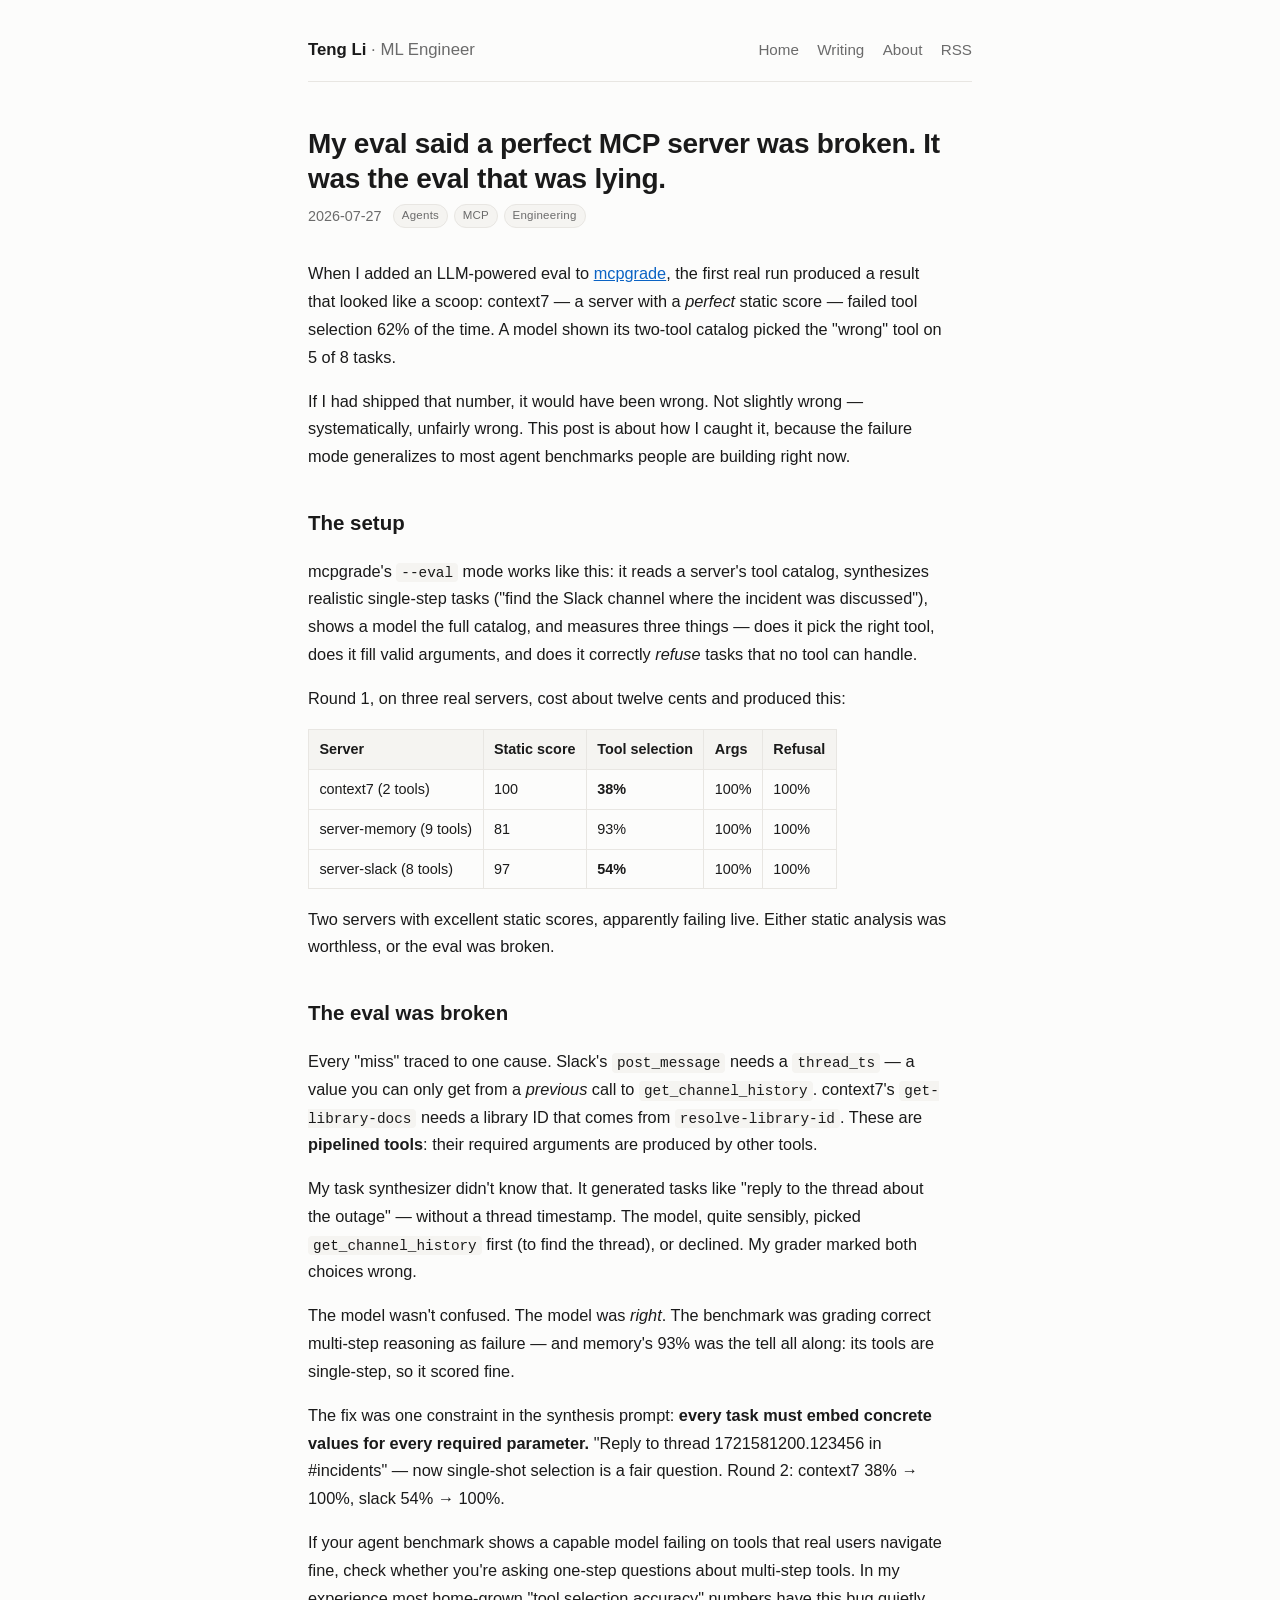
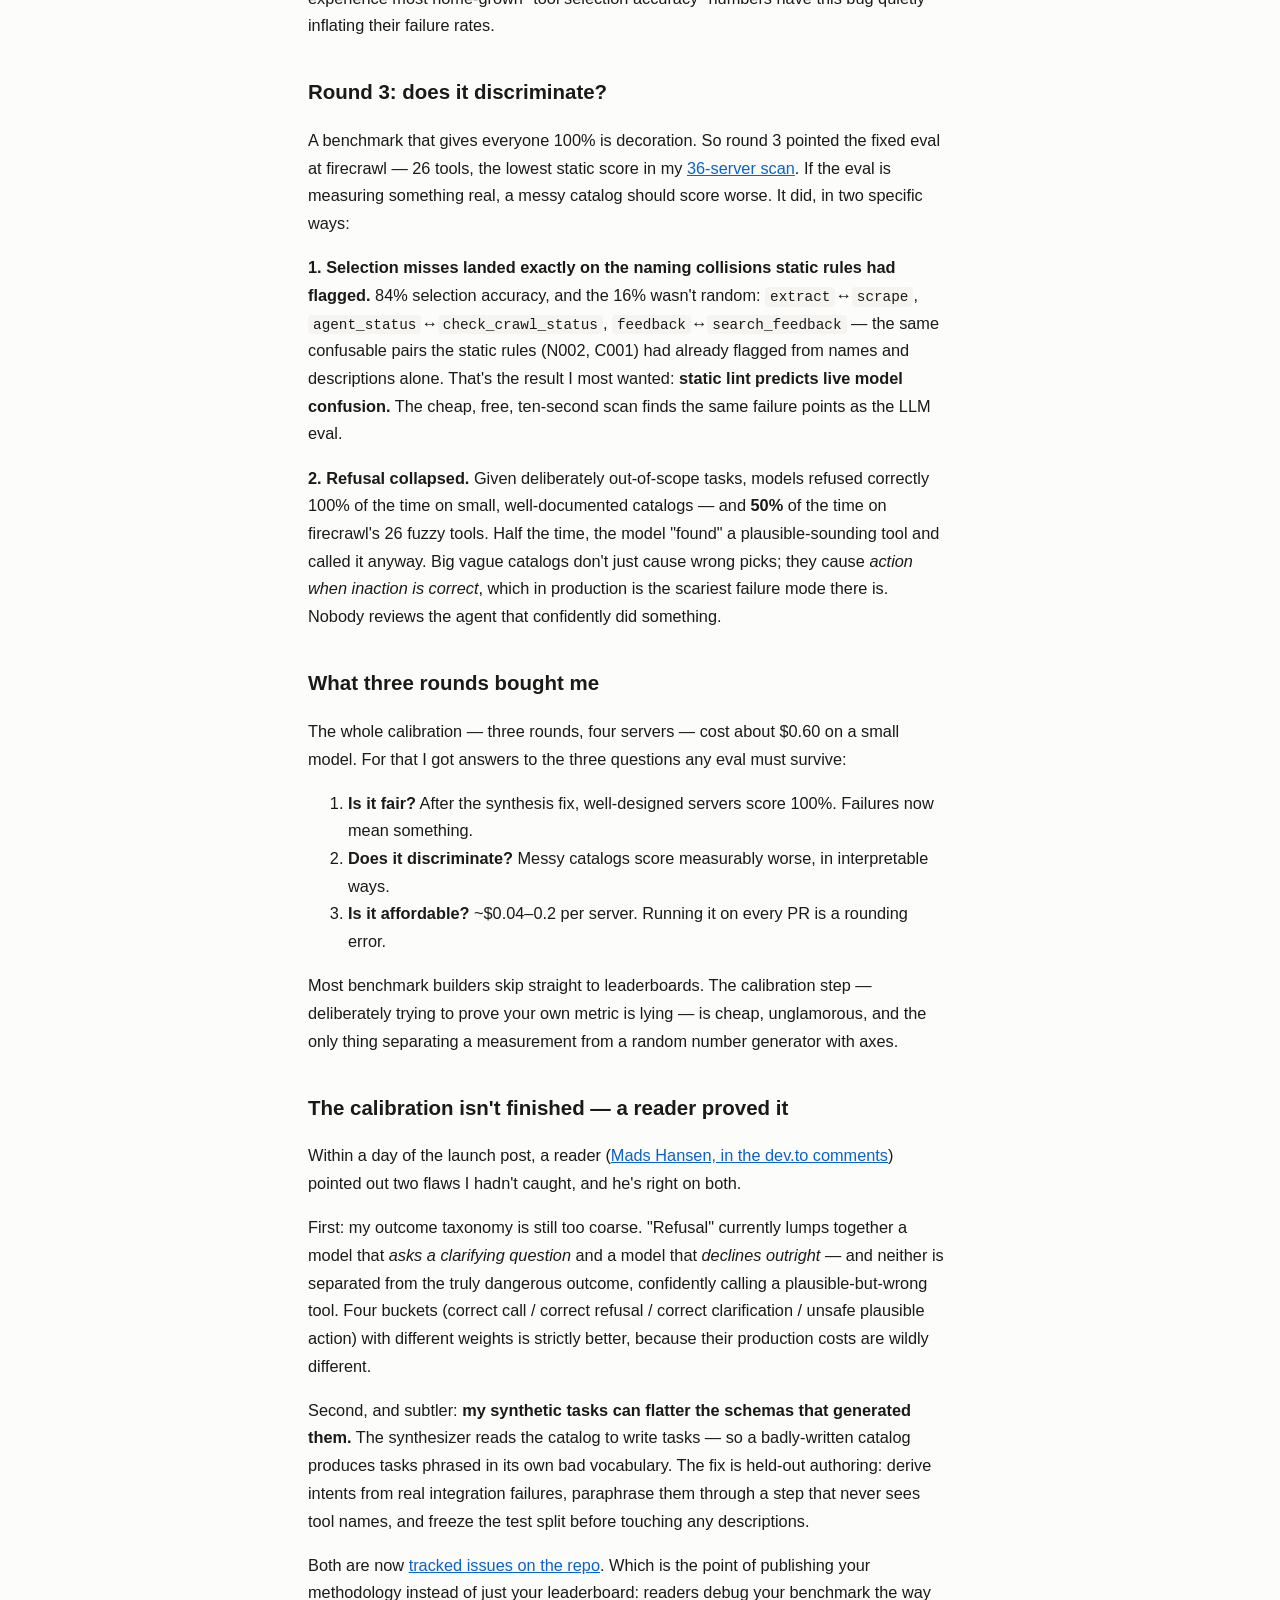
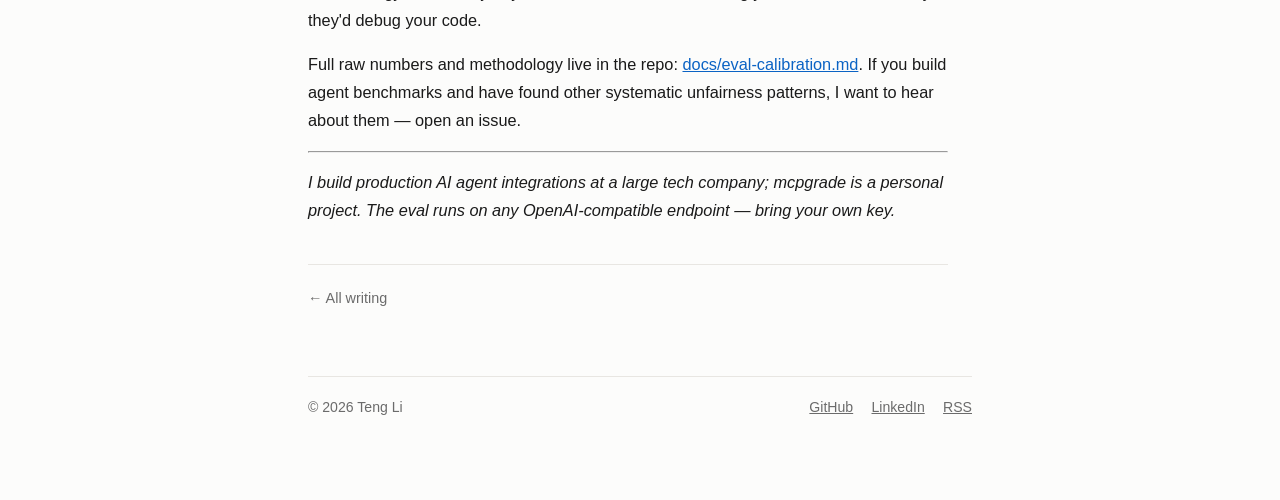
<file: posts/calibrating-mcp-evals.html>
<!doctype html>
<html lang="en">
<head>
<meta charset="utf-8">
<meta name="viewport" content="width=device-width, initial-scale=1">
<title>My eval said a perfect MCP server was broken. It was the eval that was lying. · Teng Li</title>
<meta name="description" content="Three rounds of calibration, four real servers, $0.60 in API costs — how I made an LLM-powered tool-selection benchmark fair enough to publish, and what it revealed about static lint rules predicting live model behavior.">
<meta property="og:title" content="My eval said a perfect MCP server was broken. It was the eval that was lying. · Teng Li">
<meta property="og:description" content="Three rounds of calibration, four real servers, $0.60 in API costs — how I made an LLM-powered tool-selection benchmark fair enough to publish, and what it revealed about static lint rules predicting live model behavior.">
<meta property="og:image" content="https://tengli.dev/og-card.png">
<meta property="og:type" content="article">
<meta name="twitter:card" content="summary_large_image">
<meta name="twitter:image" content="https://tengli.dev/og-card.png">
<link rel="icon" href="/favicon.svg" type="image/svg+xml">
<link rel="icon" href="/favicon-32.png" type="image/png" sizes="32x32">
<link rel="apple-touch-icon" href="/apple-touch-icon.png">
<link rel="stylesheet" href="/style.css">
<link rel="alternate" type="application/rss+xml" title="Teng Li" href="/feed.xml">
<script type="module" src="https://static.cloudflareinsights.com/beacon.min.js" data-cf-beacon='{"token": "defe20d26eeb449a922ccc8369be85c0"}'></script>
</head>
<body>
<main>
<header class="site">
  <a class="name" href="/">Teng Li <span>· ML Engineer</span></a>
  <nav><a href="/">Home</a><a href="/writing.html">Writing</a><a href="/about.html">About</a><a href="/feed.xml">RSS</a></nav>
</header>
<article>
<h1>My eval said a perfect MCP server was broken. It was the eval that was lying.</h1>
<p class="post-meta"><time datetime="2026-07-27">2026-07-27</time><span class="chips"><span class="chip">Agents</span><span class="chip">MCP</span><span class="chip">Engineering</span></span></p>
<p>When I added an LLM-powered eval to <a href="https://github.com/TengByte/mcpgrade">mcpgrade</a>, the first real run produced a result that looked like a scoop: context7 — a server with a <em>perfect</em> static score — failed tool selection 62% of the time. A model shown its two-tool catalog picked the &quot;wrong&quot; tool on 5 of 8 tasks.</p>
<p>If I had shipped that number, it would have been wrong. Not slightly wrong — systematically, unfairly wrong. This post is about how I caught it, because the failure mode generalizes to most agent benchmarks people are building right now.</p>
<h2>The setup</h2>
<p>mcpgrade&#39;s <code>--eval</code> mode works like this: it reads a server&#39;s tool catalog, synthesizes realistic single-step tasks (&quot;find the Slack channel where the incident was discussed&quot;), shows a model the full catalog, and measures three things — does it pick the right tool, does it fill valid arguments, and does it correctly <em>refuse</em> tasks that no tool can handle.</p>
<p>Round 1, on three real servers, cost about twelve cents and produced this:</p>
<table>
<thead>
<tr>
<th>Server</th>
<th>Static score</th>
<th>Tool selection</th>
<th>Args</th>
<th>Refusal</th>
</tr>
</thead>
<tbody><tr>
<td>context7 (2 tools)</td>
<td>100</td>
<td><strong>38%</strong></td>
<td>100%</td>
<td>100%</td>
</tr>
<tr>
<td>server-memory (9 tools)</td>
<td>81</td>
<td>93%</td>
<td>100%</td>
<td>100%</td>
</tr>
<tr>
<td>server-slack (8 tools)</td>
<td>97</td>
<td><strong>54%</strong></td>
<td>100%</td>
<td>100%</td>
</tr>
</tbody></table>
<p>Two servers with excellent static scores, apparently failing live. Either static analysis was worthless, or the eval was broken.</p>
<h2>The eval was broken</h2>
<p>Every &quot;miss&quot; traced to one cause. Slack&#39;s <code>post_message</code> needs a <code>thread_ts</code> — a value you can only get from a <em>previous</em> call to <code>get_channel_history</code>. context7&#39;s <code>get-library-docs</code> needs a library ID that comes from <code>resolve-library-id</code>. These are <strong>pipelined tools</strong>: their required arguments are produced by other tools.</p>
<p>My task synthesizer didn&#39;t know that. It generated tasks like &quot;reply to the thread about the outage&quot; — without a thread timestamp. The model, quite sensibly, picked <code>get_channel_history</code> first (to find the thread), or declined. My grader marked both choices wrong.</p>
<p>The model wasn&#39;t confused. The model was <em>right</em>. The benchmark was grading correct multi-step reasoning as failure — and memory&#39;s 93% was the tell all along: its tools are single-step, so it scored fine.</p>
<p>The fix was one constraint in the synthesis prompt: <strong>every task must embed concrete values for every required parameter.</strong> &quot;Reply to thread 1721581200.123456 in #incidents&quot; — now single-shot selection is a fair question. Round 2: context7 38% → 100%, slack 54% → 100%.</p>
<p>If your agent benchmark shows a capable model failing on tools that real users navigate fine, check whether you&#39;re asking one-step questions about multi-step tools. In my experience most home-grown &quot;tool selection accuracy&quot; numbers have this bug quietly inflating their failure rates.</p>
<h2>Round 3: does it discriminate?</h2>
<p>A benchmark that gives everyone 100% is decoration. So round 3 pointed the fixed eval at firecrawl — 26 tools, the lowest static score in my <a href="/posts/mcp-servers-failing-agents.html">36-server scan</a>. If the eval is measuring something real, a messy catalog should score worse. It did, in two specific ways:</p>
<p><strong>1. Selection misses landed exactly on the naming collisions static rules had flagged.</strong> 84% selection accuracy, and the 16% wasn&#39;t random: <code>extract</code>↔<code>scrape</code>, <code>agent_status</code>↔<code>check_crawl_status</code>, <code>feedback</code>↔<code>search_feedback</code> — the same confusable pairs the static rules (N002, C001) had already flagged from names and descriptions alone. That&#39;s the result I most wanted: <strong>static lint predicts live model confusion.</strong> The cheap, free, ten-second scan finds the same failure points as the LLM eval.</p>
<p><strong>2. Refusal collapsed.</strong> Given deliberately out-of-scope tasks, models refused correctly 100% of the time on small, well-documented catalogs — and <strong>50%</strong> of the time on firecrawl&#39;s 26 fuzzy tools. Half the time, the model &quot;found&quot; a plausible-sounding tool and called it anyway. Big vague catalogs don&#39;t just cause wrong picks; they cause <em>action when inaction is correct</em>, which in production is the scariest failure mode there is. Nobody reviews the agent that confidently did something.</p>
<h2>What three rounds bought me</h2>
<p>The whole calibration — three rounds, four servers — cost about $0.60 on a small model. For that I got answers to the three questions any eval must survive:</p>
<ol>
<li><strong>Is it fair?</strong> After the synthesis fix, well-designed servers score 100%. Failures now mean something.</li>
<li><strong>Does it discriminate?</strong> Messy catalogs score measurably worse, in interpretable ways.</li>
<li><strong>Is it affordable?</strong> ~$0.04–0.2 per server. Running it on every PR is a rounding error.</li>
</ol>
<p>Most benchmark builders skip straight to leaderboards. The calibration step — deliberately trying to prove your own metric is lying — is cheap, unglamorous, and the only thing separating a measurement from a random number generator with axes.</p>
<h2>The calibration isn&#39;t finished — a reader proved it</h2>
<p>Within a day of the launch post, a reader (<a href="https://dev.to/mads_hansen_27b33ebfee4c9/comment/3bjlc">Mads Hansen, in the dev.to comments</a>) pointed out two flaws I hadn&#39;t caught, and he&#39;s right on both.</p>
<p>First: my outcome taxonomy is still too coarse. &quot;Refusal&quot; currently lumps together a model that <em>asks a clarifying question</em> and a model that <em>declines outright</em> — and neither is separated from the truly dangerous outcome, confidently calling a plausible-but-wrong tool. Four buckets (correct call / correct refusal / correct clarification / unsafe plausible action) with different weights is strictly better, because their production costs are wildly different.</p>
<p>Second, and subtler: <strong>my synthetic tasks can flatter the schemas that generated them.</strong> The synthesizer reads the catalog to write tasks — so a badly-written catalog produces tasks phrased in its own bad vocabulary. The fix is held-out authoring: derive intents from real integration failures, paraphrase them through a step that never sees tool names, and freeze the test split before touching any descriptions.</p>
<p>Both are now <a href="https://github.com/TengByte/mcpgrade/issues">tracked issues on the repo</a>. Which is the point of publishing your methodology instead of just your leaderboard: readers debug your benchmark the way they&#39;d debug your code.</p>
<p>Full raw numbers and methodology live in the repo: <a href="https://github.com/TengByte/mcpgrade/blob/main/docs/eval-calibration.md">docs/eval-calibration.md</a>. If you build agent benchmarks and have found other systematic unfairness patterns, I want to hear about them — open an issue.</p>
<hr>
<p><em>I build production AI agent integrations at a large tech company; mcpgrade is a personal project. The eval runs on any OpenAI-compatible endpoint — bring your own key.</em></p>

<hr class="post-end">
<p class="post-nav"><a href="/writing.html">← All writing</a></p>
</article>
<footer class="site">
  <span>© 2026 Teng Li</span>
  <span class="foot-links">
    <a href="https://github.com/TengByte">GitHub</a>
    <a href="https://www.linkedin.com/in/teng-li-3b0007110/">LinkedIn</a>
    <a href="/feed.xml">RSS</a>
  </span>
</footer>
</main>
</body>
</html>
</file>
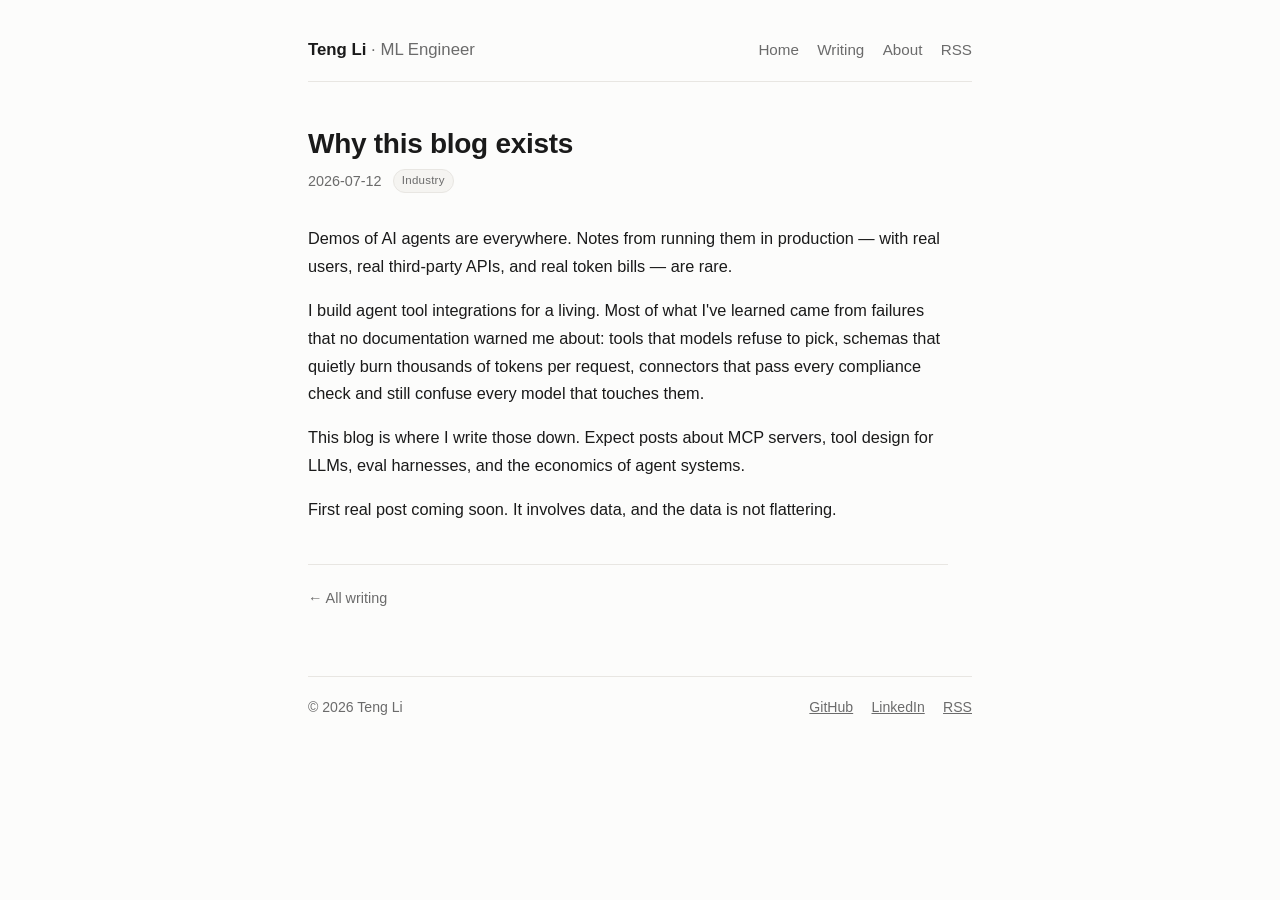
<file: posts/hello-world.html>
<!doctype html>
<html lang="en">
<head>
<meta charset="utf-8">
<meta name="viewport" content="width=device-width, initial-scale=1">
<title>Why this blog exists · Teng Li</title>
<meta name="description" content="Production AI agents fail in ways that never show up in demos. Someone should write those down.">
<meta property="og:title" content="Why this blog exists · Teng Li">
<meta property="og:description" content="Production AI agents fail in ways that never show up in demos. Someone should write those down.">
<meta property="og:image" content="https://tengli.dev/og-card.png">
<meta property="og:type" content="article">
<meta name="twitter:card" content="summary_large_image">
<meta name="twitter:image" content="https://tengli.dev/og-card.png">
<link rel="icon" href="/favicon.svg" type="image/svg+xml">
<link rel="icon" href="/favicon-32.png" type="image/png" sizes="32x32">
<link rel="apple-touch-icon" href="/apple-touch-icon.png">
<link rel="stylesheet" href="/style.css">
<link rel="alternate" type="application/rss+xml" title="Teng Li" href="/feed.xml">
<script type="module" src="https://static.cloudflareinsights.com/beacon.min.js" data-cf-beacon='{"token": "defe20d26eeb449a922ccc8369be85c0"}'></script>
</head>
<body>
<main>
<header class="site">
  <a class="name" href="/">Teng Li <span>· ML Engineer</span></a>
  <nav><a href="/">Home</a><a href="/writing.html">Writing</a><a href="/about.html">About</a><a href="/feed.xml">RSS</a></nav>
</header>
<article>
<h1>Why this blog exists</h1>
<p class="post-meta"><time datetime="2026-07-12">2026-07-12</time><span class="chips"><span class="chip">Industry</span></span></p>
<p>Demos of AI agents are everywhere. Notes from running them in production — with
real users, real third-party APIs, and real token bills — are rare.</p>
<p>I build agent tool integrations for a living. Most of what I&#39;ve learned came
from failures that no documentation warned me about: tools that models refuse
to pick, schemas that quietly burn thousands of tokens per request, connectors
that pass every compliance check and still confuse every model that touches them.</p>
<p>This blog is where I write those down. Expect posts about MCP servers, tool
design for LLMs, eval harnesses, and the economics of agent systems.</p>
<p>First real post coming soon. It involves data, and the data is not flattering.</p>

<hr class="post-end">
<p class="post-nav"><a href="/writing.html">← All writing</a></p>
</article>
<footer class="site">
  <span>© 2026 Teng Li</span>
  <span class="foot-links">
    <a href="https://github.com/TengByte">GitHub</a>
    <a href="https://www.linkedin.com/in/teng-li-3b0007110/">LinkedIn</a>
    <a href="/feed.xml">RSS</a>
  </span>
</footer>
</main>
</body>
</html>
</file>
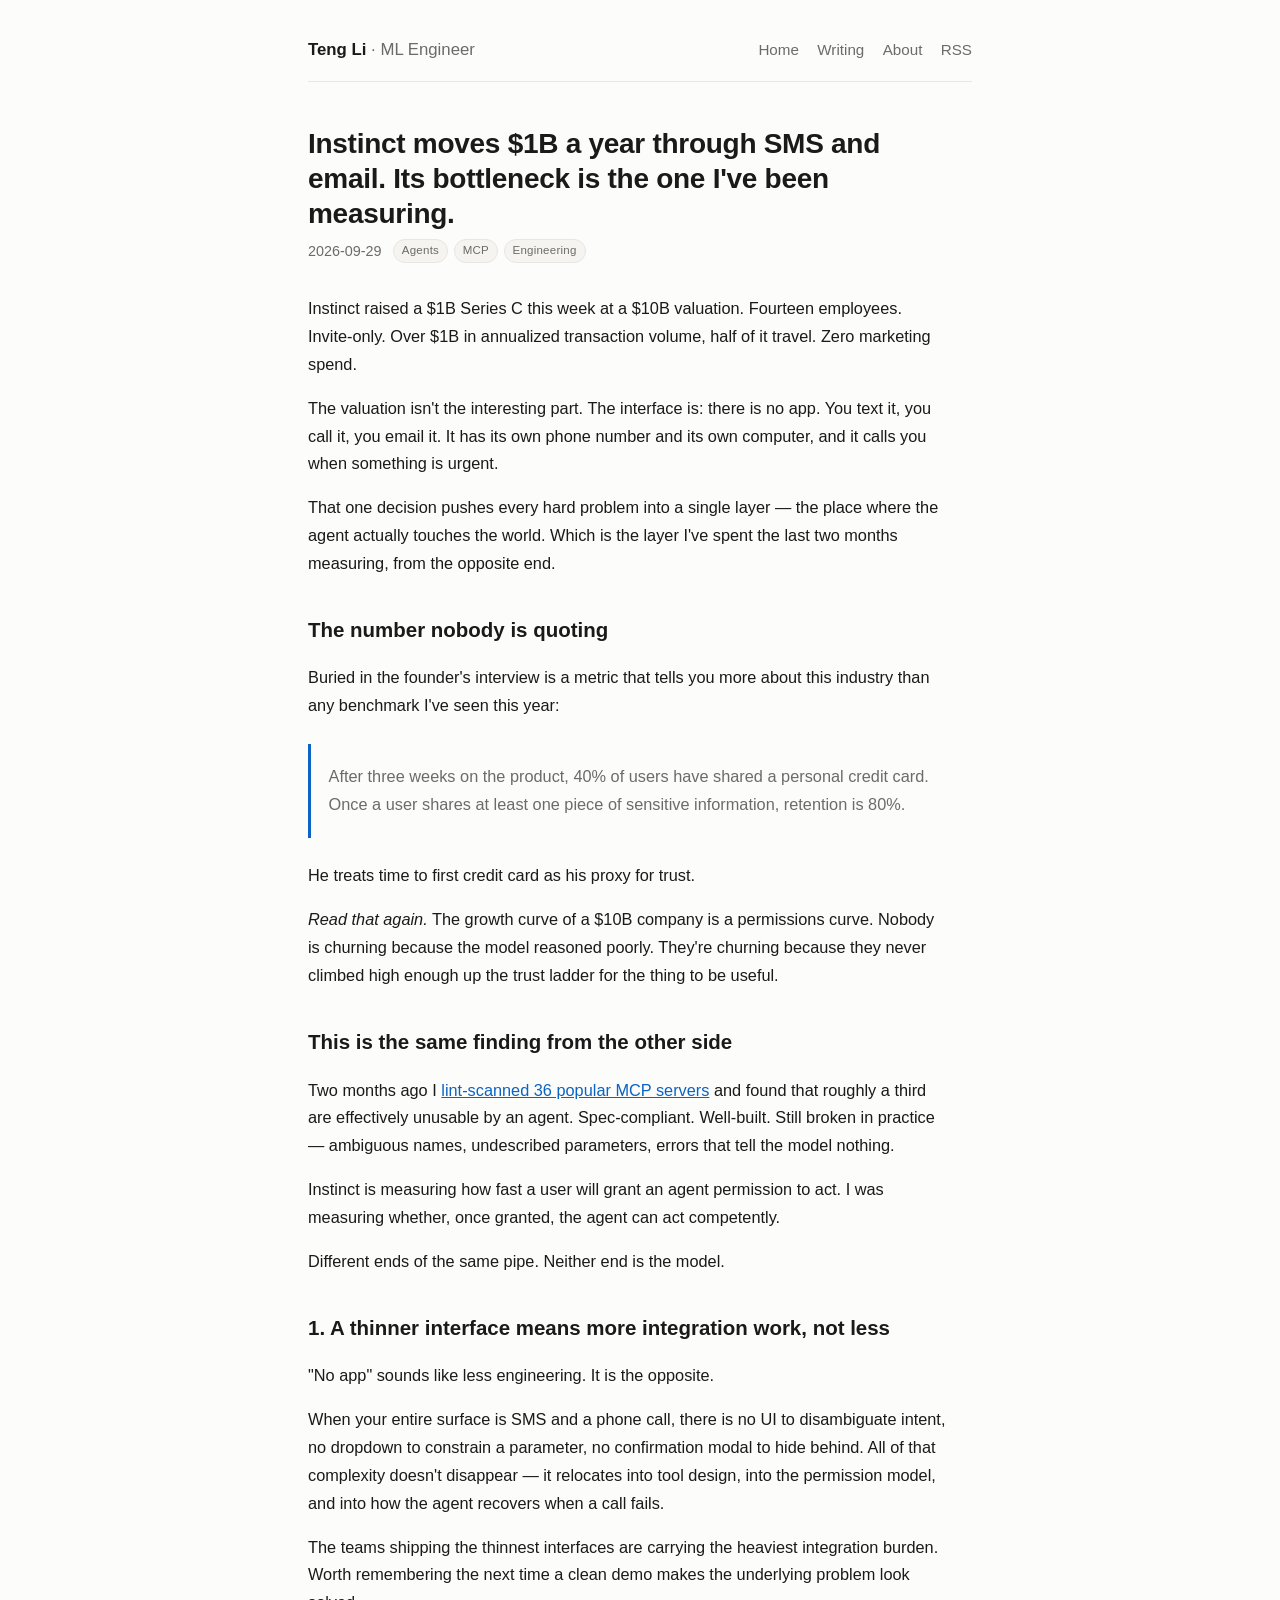
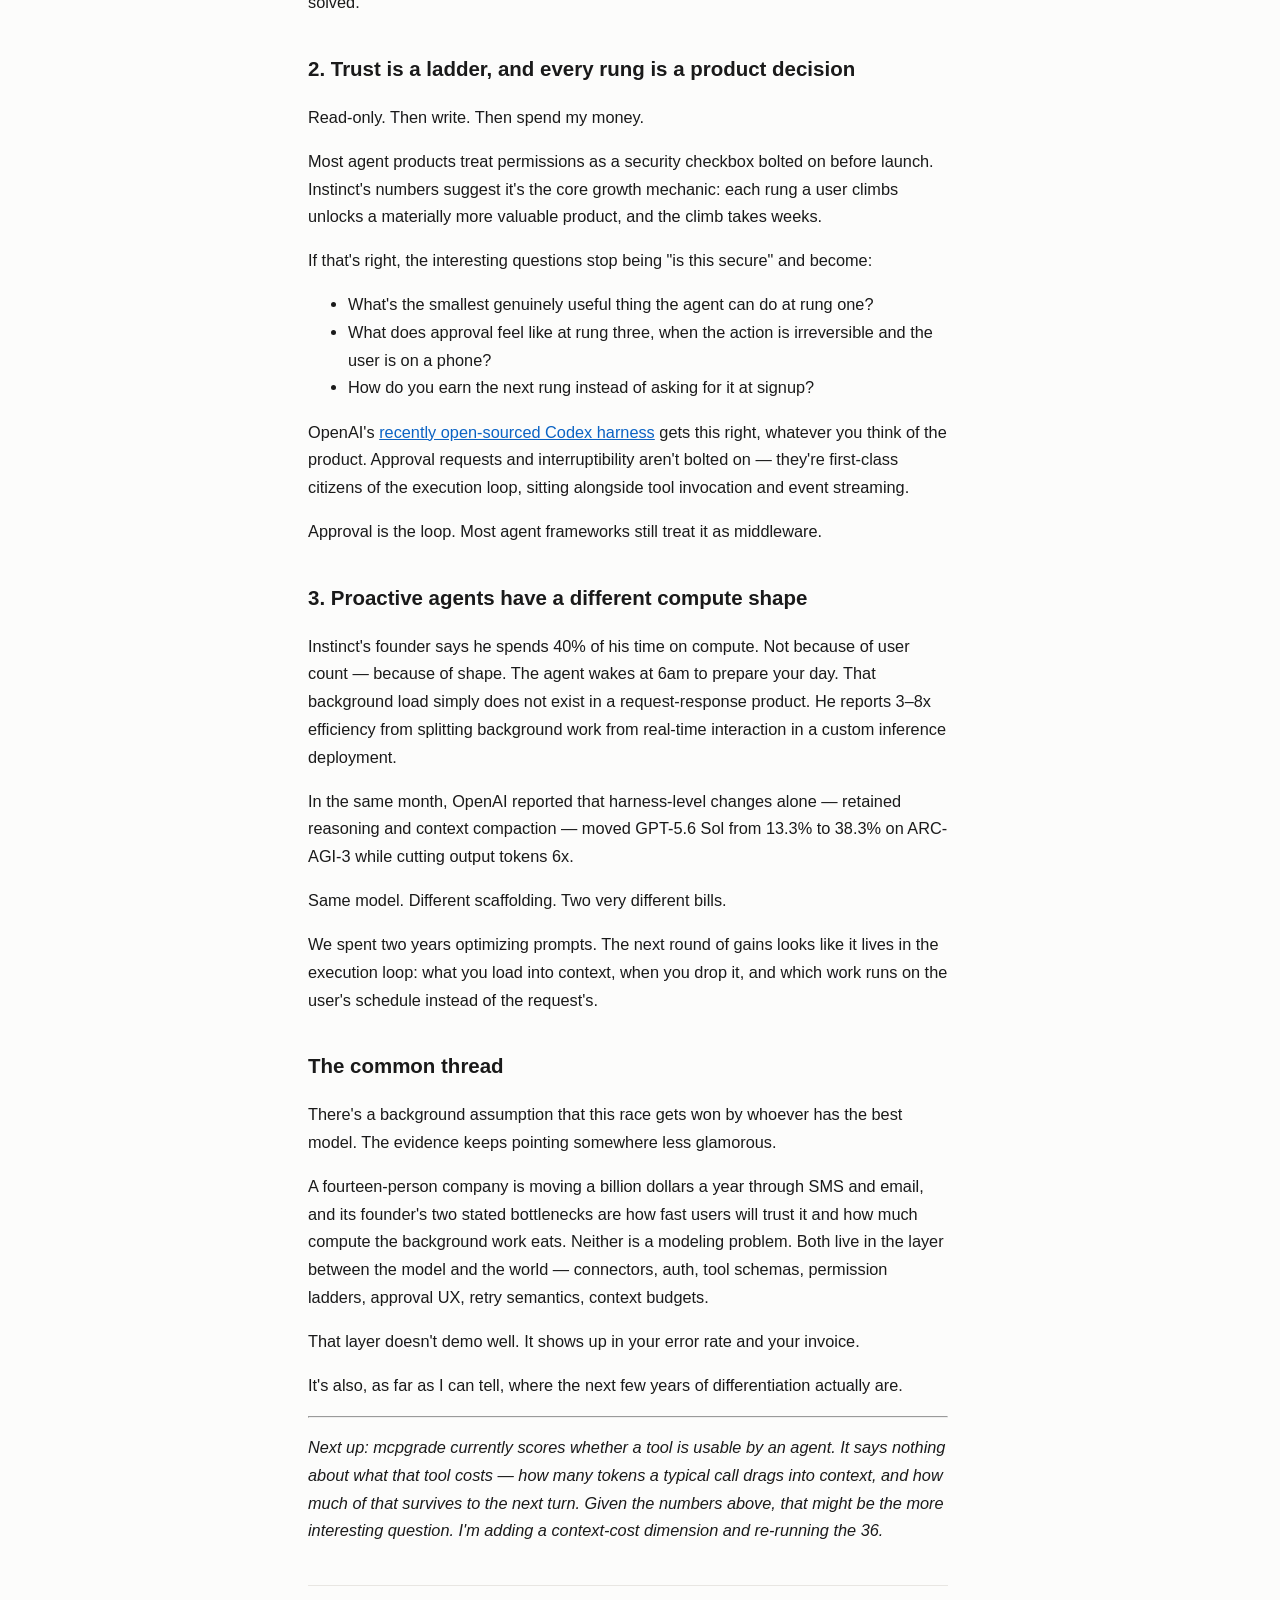
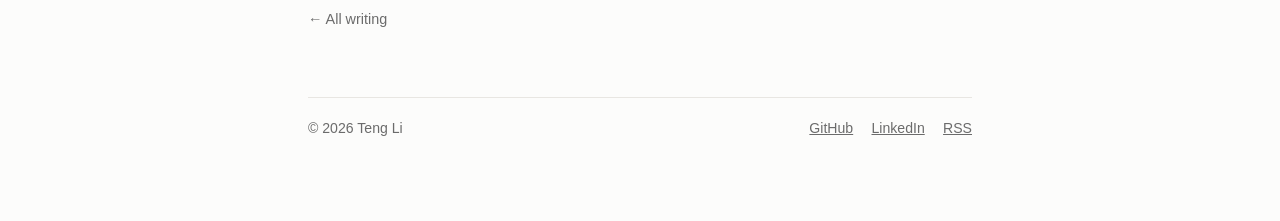
<file: posts/instinct-permissions-bottleneck.html>
<!doctype html>
<html lang="en">
<head>
<meta charset="utf-8">
<meta name="viewport" content="width=device-width, initial-scale=1">
<title>Instinct moves $1B a year through SMS and email. Its bottleneck is the one I&#39;ve been measuring. · Teng Li</title>
<meta name="description" content="Instinct&#39;s growth curve isn&#39;t a model quality curve. It&#39;s a permissions curve. That lines up uncomfortably well with what I found scanning 36 MCP servers.">
<meta property="og:title" content="Instinct moves $1B a year through SMS and email. Its bottleneck is the one I&#39;ve been measuring. · Teng Li">
<meta property="og:description" content="Instinct&#39;s growth curve isn&#39;t a model quality curve. It&#39;s a permissions curve. That lines up uncomfortably well with what I found scanning 36 MCP servers.">
<meta property="og:image" content="https://tengli.dev/og-card.png">
<meta property="og:type" content="article">
<meta name="twitter:card" content="summary_large_image">
<meta name="twitter:image" content="https://tengli.dev/og-card.png">
<link rel="icon" href="/favicon.svg" type="image/svg+xml">
<link rel="icon" href="/favicon-32.png" type="image/png" sizes="32x32">
<link rel="apple-touch-icon" href="/apple-touch-icon.png">
<link rel="stylesheet" href="/style.css">
<link rel="alternate" type="application/rss+xml" title="Teng Li" href="/feed.xml">
<script type="module" src="https://static.cloudflareinsights.com/beacon.min.js" data-cf-beacon='{"token": "defe20d26eeb449a922ccc8369be85c0"}'></script>
</head>
<body>
<main>
<header class="site">
  <a class="name" href="/">Teng Li <span>· ML Engineer</span></a>
  <nav><a href="/">Home</a><a href="/writing.html">Writing</a><a href="/about.html">About</a><a href="/feed.xml">RSS</a></nav>
</header>
<article>
<h1>Instinct moves $1B a year through SMS and email. Its bottleneck is the one I&#39;ve been measuring.</h1>
<p class="post-meta"><time datetime="2026-09-29">2026-09-29</time><span class="chips"><span class="chip">Agents</span><span class="chip">MCP</span><span class="chip">Engineering</span></span></p>
<p>Instinct raised a $1B Series C this week at a $10B valuation. Fourteen employees. Invite-only. Over $1B in annualized transaction volume, half of it travel. Zero marketing spend.</p>
<p>The valuation isn&#39;t the interesting part. The interface is: there is no app. You text it, you call it, you email it. It has its own phone number and its own computer, and it calls you when something is urgent.</p>
<p>That one decision pushes every hard problem into a single layer — the place where the agent actually touches the world. Which is the layer I&#39;ve spent the last two months measuring, from the opposite end.</p>
<h2>The number nobody is quoting</h2>
<p>Buried in the founder&#39;s interview is a metric that tells you more about this industry than any benchmark I&#39;ve seen this year:</p>
<blockquote><p>After three weeks on the product, 40% of users have shared a personal credit card. Once a user shares at least one piece of sensitive information, retention is 80%.</p></blockquote>
<p>He treats time to first credit card as his proxy for trust.</p>
<p><em>Read that again.</em> The growth curve of a $10B company is a permissions curve. Nobody is churning because the model reasoned poorly. They&#39;re churning because they never climbed high enough up the trust ladder for the thing to be useful.</p>
<h2>This is the same finding from the other side</h2>
<p>Two months ago I <a href="/posts/mcp-servers-failing-agents.html">lint-scanned 36 popular MCP servers</a> and found that roughly a third are effectively unusable by an agent. Spec-compliant. Well-built. Still broken in practice — ambiguous names, undescribed parameters, errors that tell the model nothing.</p>
<p>Instinct is measuring how fast a user will grant an agent permission to act. I was measuring whether, once granted, the agent can act competently.</p>
<p>Different ends of the same pipe. Neither end is the model.</p>
<h2>1. A thinner interface means more integration work, not less</h2>
<p>&quot;No app&quot; sounds like less engineering. It is the opposite.</p>
<p>When your entire surface is SMS and a phone call, there is no UI to disambiguate intent, no dropdown to constrain a parameter, no confirmation modal to hide behind. All of that complexity doesn&#39;t disappear — it relocates into tool design, into the permission model, and into how the agent recovers when a call fails.</p>
<p>The teams shipping the thinnest interfaces are carrying the heaviest integration burden. Worth remembering the next time a clean demo makes the underlying problem look solved.</p>
<h2>2. Trust is a ladder, and every rung is a product decision</h2>
<p>Read-only. Then write. Then spend my money.</p>
<p>Most agent products treat permissions as a security checkbox bolted on before launch. Instinct&#39;s numbers suggest it&#39;s the core growth mechanic: each rung a user climbs unlocks a materially more valuable product, and the climb takes weeks.</p>
<p>If that&#39;s right, the interesting questions stop being &quot;is this secure&quot; and become:</p>
<ul>
<li>What&#39;s the smallest genuinely useful thing the agent can do at rung one?</li>
<li>What does approval feel like at rung three, when the action is irreversible and the user is on a phone?</li>
<li>How do you earn the next rung instead of asking for it at signup?</li>
</ul>
<p>OpenAI&#39;s <a href="https://github.com/openai/codex">recently open-sourced Codex harness</a> gets this right, whatever you think of the product. Approval requests and interruptibility aren&#39;t bolted on — they&#39;re first-class citizens of the execution loop, sitting alongside tool invocation and event streaming.</p>
<p>Approval is the loop. Most agent frameworks still treat it as middleware.</p>
<h2>3. Proactive agents have a different compute shape</h2>
<p>Instinct&#39;s founder says he spends 40% of his time on compute. Not because of user count — because of shape. The agent wakes at 6am to prepare your day. That background load simply does not exist in a request-response product. He reports 3–8x efficiency from splitting background work from real-time interaction in a custom inference deployment.</p>
<p>In the same month, OpenAI reported that harness-level changes alone — retained reasoning and context compaction — moved GPT-5.6 Sol from 13.3% to 38.3% on ARC-AGI-3 while cutting output tokens 6x.</p>
<p>Same model. Different scaffolding. Two very different bills.</p>
<p>We spent two years optimizing prompts. The next round of gains looks like it lives in the execution loop: what you load into context, when you drop it, and which work runs on the user&#39;s schedule instead of the request&#39;s.</p>
<h2>The common thread</h2>
<p>There&#39;s a background assumption that this race gets won by whoever has the best model. The evidence keeps pointing somewhere less glamorous.</p>
<p>A fourteen-person company is moving a billion dollars a year through SMS and email, and its founder&#39;s two stated bottlenecks are how fast users will trust it and how much compute the background work eats. Neither is a modeling problem. Both live in the layer between the model and the world — connectors, auth, tool schemas, permission ladders, approval UX, retry semantics, context budgets.</p>
<p>That layer doesn&#39;t demo well. It shows up in your error rate and your invoice.</p>
<p>It&#39;s also, as far as I can tell, where the next few years of differentiation actually are.</p>
<hr>
<p><em>Next up: mcpgrade currently scores whether a tool is usable by an agent. It says nothing about what that tool costs — how many tokens a typical call drags into context, and how much of that survives to the next turn. Given the numbers above, that might be the more interesting question. I&#39;m adding a context-cost dimension and re-running the 36.</em></p>

<hr class="post-end">
<p class="post-nav"><a href="/writing.html">← All writing</a></p>
</article>
<footer class="site">
  <span>© 2026 Teng Li</span>
  <span class="foot-links">
    <a href="https://github.com/TengByte">GitHub</a>
    <a href="https://www.linkedin.com/in/teng-li-3b0007110/">LinkedIn</a>
    <a href="/feed.xml">RSS</a>
  </span>
</footer>
</main>
</body>
</html>
</file>
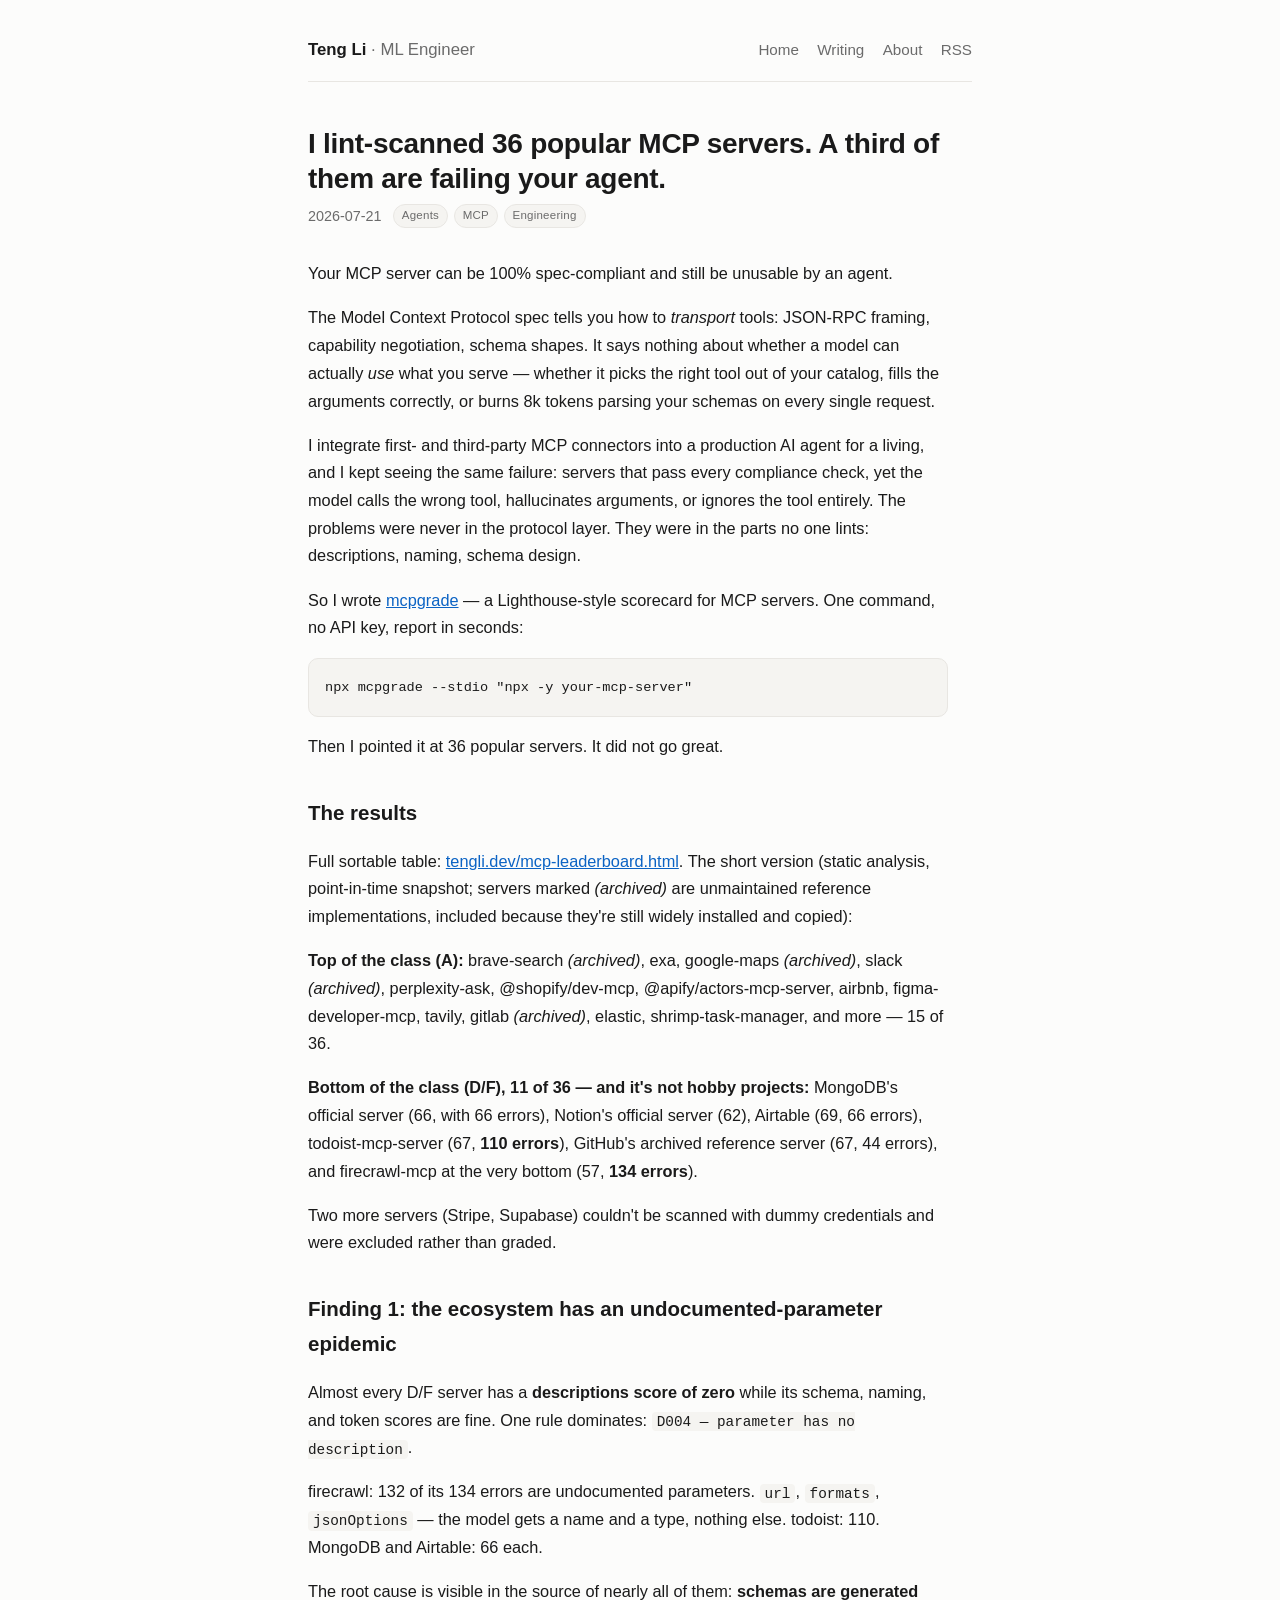
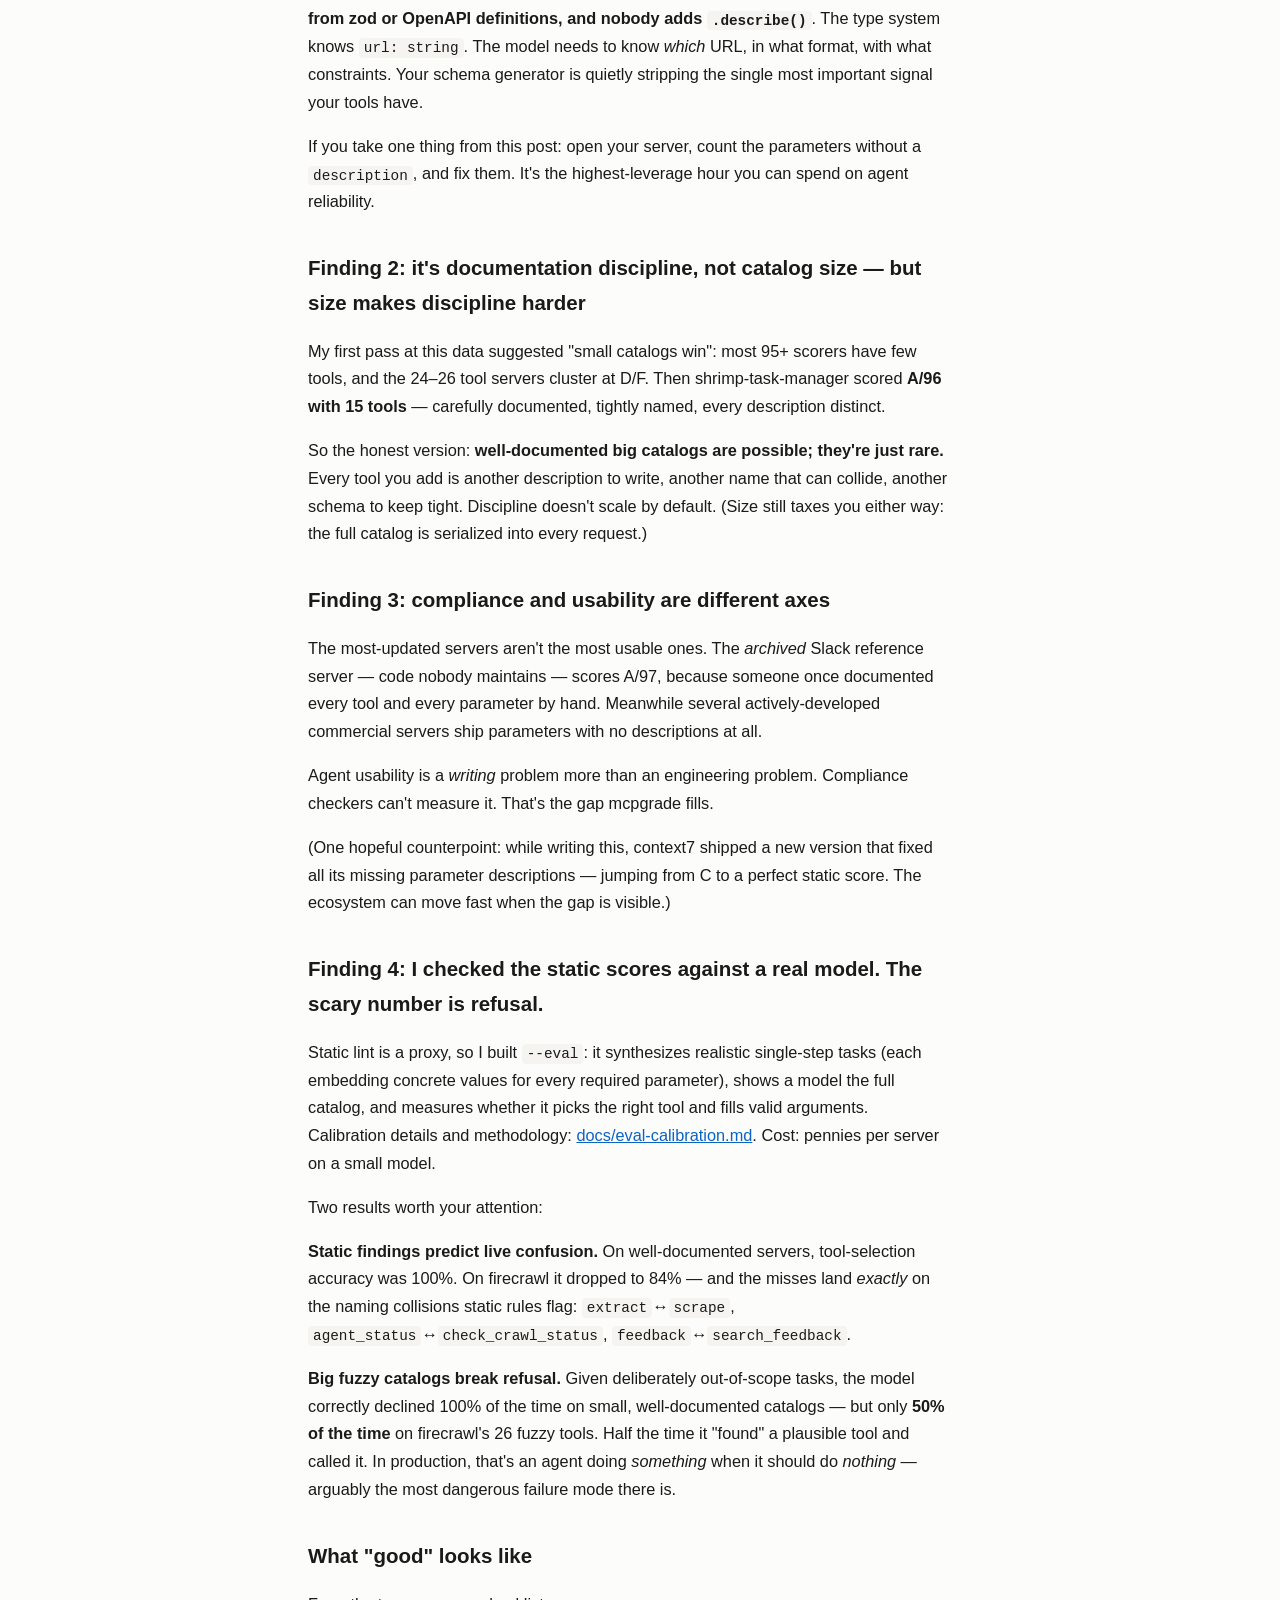
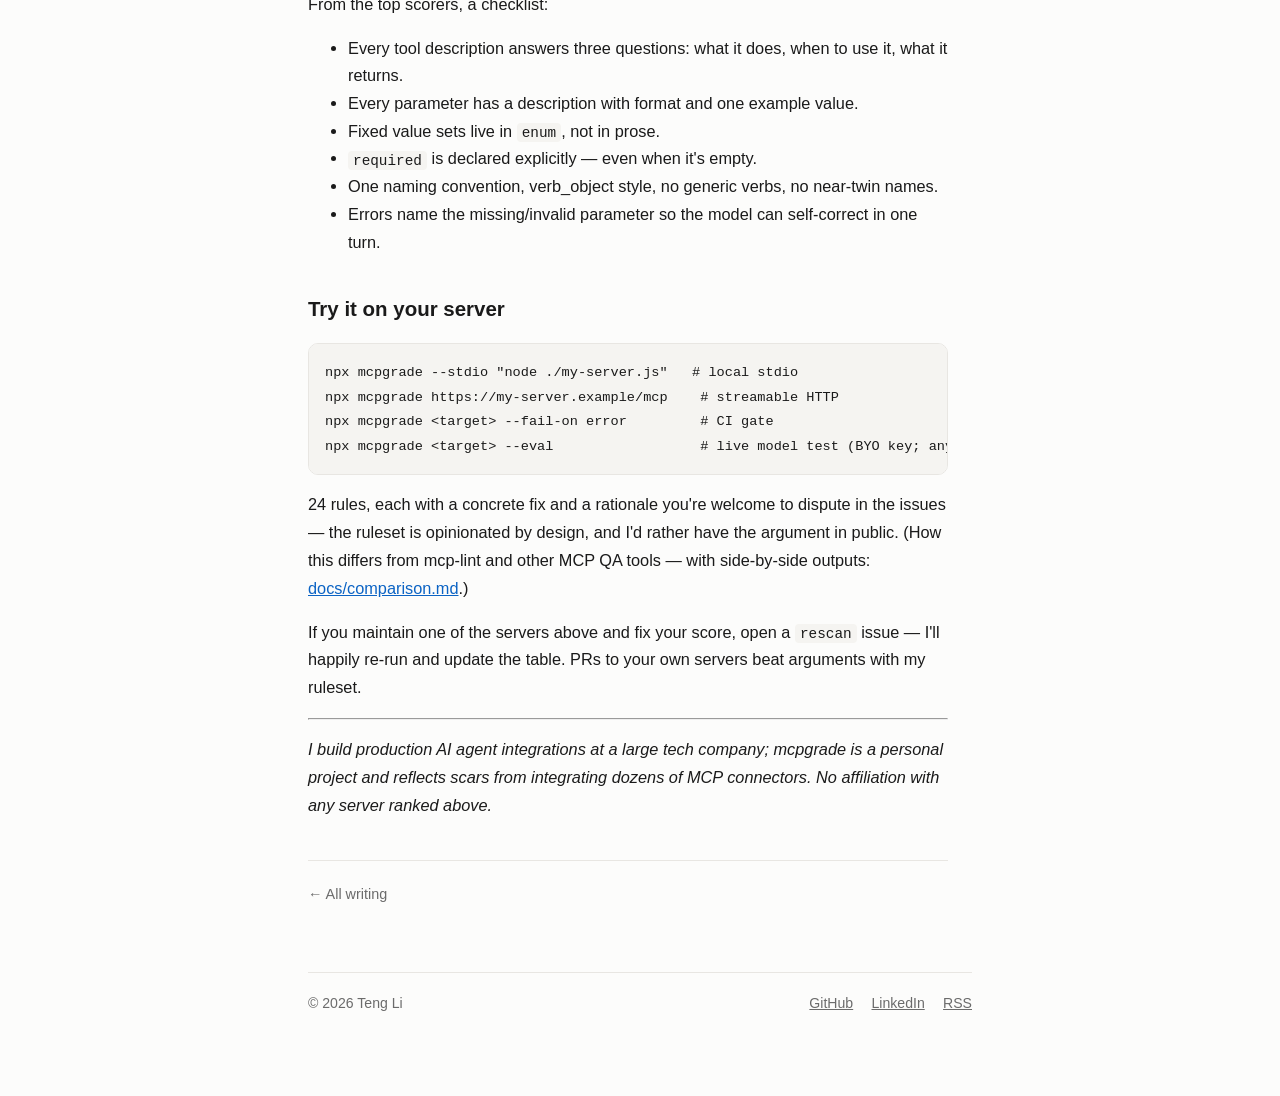
<file: posts/mcp-servers-failing-agents.html>
<!doctype html>
<html lang="en">
<head>
<meta charset="utf-8">
<meta name="viewport" content="width=device-width, initial-scale=1">
<title>I lint-scanned 36 popular MCP servers. A third of them are failing your agent. · Teng Li</title>
<meta name="description" content="Your MCP server can be 100% spec-compliant and still be unusable by an agent. I built mcpgrade to measure the difference — then pointed it at 36 popular servers.">
<meta property="og:title" content="I lint-scanned 36 popular MCP servers. A third of them are failing your agent. · Teng Li">
<meta property="og:description" content="Your MCP server can be 100% spec-compliant and still be unusable by an agent. I built mcpgrade to measure the difference — then pointed it at 36 popular servers.">
<meta property="og:image" content="https://tengli.dev/og-card.png">
<meta property="og:type" content="article">
<meta name="twitter:card" content="summary_large_image">
<meta name="twitter:image" content="https://tengli.dev/og-card.png">
<link rel="icon" href="/favicon.svg" type="image/svg+xml">
<link rel="icon" href="/favicon-32.png" type="image/png" sizes="32x32">
<link rel="apple-touch-icon" href="/apple-touch-icon.png">
<link rel="stylesheet" href="/style.css">
<link rel="alternate" type="application/rss+xml" title="Teng Li" href="/feed.xml">
<script type="module" src="https://static.cloudflareinsights.com/beacon.min.js" data-cf-beacon='{"token": "defe20d26eeb449a922ccc8369be85c0"}'></script>
</head>
<body>
<main>
<header class="site">
  <a class="name" href="/">Teng Li <span>· ML Engineer</span></a>
  <nav><a href="/">Home</a><a href="/writing.html">Writing</a><a href="/about.html">About</a><a href="/feed.xml">RSS</a></nav>
</header>
<article>
<h1>I lint-scanned 36 popular MCP servers. A third of them are failing your agent.</h1>
<p class="post-meta"><time datetime="2026-07-21">2026-07-21</time><span class="chips"><span class="chip">Agents</span><span class="chip">MCP</span><span class="chip">Engineering</span></span></p>
<p>Your MCP server can be 100% spec-compliant and still be unusable by an agent.</p>
<p>The Model Context Protocol spec tells you how to <em>transport</em> tools: JSON-RPC framing, capability negotiation, schema shapes. It says nothing about whether a model can actually <em>use</em> what you serve — whether it picks the right tool out of your catalog, fills the arguments correctly, or burns 8k tokens parsing your schemas on every single request.</p>
<p>I integrate first- and third-party MCP connectors into a production AI agent for a living, and I kept seeing the same failure: servers that pass every compliance check, yet the model calls the wrong tool, hallucinates arguments, or ignores the tool entirely. The problems were never in the protocol layer. They were in the parts no one lints: descriptions, naming, schema design.</p>
<p>So I wrote <a href="https://github.com/TengByte/mcpgrade">mcpgrade</a> — a Lighthouse-style scorecard for MCP servers. One command, no API key, report in seconds:</p>
<pre><code class="language-bash">npx mcpgrade --stdio &quot;npx -y your-mcp-server&quot;
</code></pre>
<p>Then I pointed it at 36 popular servers. It did not go great.</p>
<h2>The results</h2>
<p>Full sortable table: <a href="https://tengli.dev/mcp-leaderboard.html">tengli.dev/mcp-leaderboard.html</a>. The short version (static analysis, point-in-time snapshot; servers marked <em>(archived)</em> are unmaintained reference implementations, included because they&#39;re still widely installed and copied):</p>
<p><strong>Top of the class (A):</strong> brave-search <em>(archived)</em>, exa, google-maps <em>(archived)</em>, slack <em>(archived)</em>, perplexity-ask, @shopify/dev-mcp, @apify/actors-mcp-server, airbnb, figma-developer-mcp, tavily, gitlab <em>(archived)</em>, elastic, shrimp-task-manager, and more — 15 of 36.</p>
<p><strong>Bottom of the class (D/F), 11 of 36 — and it&#39;s not hobby projects:</strong> MongoDB&#39;s official server (66, with 66 errors), Notion&#39;s official server (62), Airtable (69, 66 errors), todoist-mcp-server (67, <strong>110 errors</strong>), GitHub&#39;s archived reference server (67, 44 errors), and firecrawl-mcp at the very bottom (57, <strong>134 errors</strong>).</p>
<p>Two more servers (Stripe, Supabase) couldn&#39;t be scanned with dummy credentials and were excluded rather than graded.</p>
<h2>Finding 1: the ecosystem has an undocumented-parameter epidemic</h2>
<p>Almost every D/F server has a <strong>descriptions score of zero</strong> while its schema, naming, and token scores are fine. One rule dominates: <code>D004 — parameter has no description</code>.</p>
<p>firecrawl: 132 of its 134 errors are undocumented parameters. <code>url</code>, <code>formats</code>, <code>jsonOptions</code> — the model gets a name and a type, nothing else. todoist: 110. MongoDB and Airtable: 66 each.</p>
<p>The root cause is visible in the source of nearly all of them: <strong>schemas are generated from zod or OpenAPI definitions, and nobody adds <code>.describe()</code></strong>. The type system knows <code>url: string</code>. The model needs to know <em>which</em> URL, in what format, with what constraints. Your schema generator is quietly stripping the single most important signal your tools have.</p>
<p>If you take one thing from this post: open your server, count the parameters without a <code>description</code>, and fix them. It&#39;s the highest-leverage hour you can spend on agent reliability.</p>
<h2>Finding 2: it&#39;s documentation discipline, not catalog size — but size makes discipline harder</h2>
<p>My first pass at this data suggested &quot;small catalogs win&quot;: most 95+ scorers have few tools, and the 24–26 tool servers cluster at D/F. Then shrimp-task-manager scored <strong>A/96 with 15 tools</strong> — carefully documented, tightly named, every description distinct.</p>
<p>So the honest version: <strong>well-documented big catalogs are possible; they&#39;re just rare.</strong> Every tool you add is another description to write, another name that can collide, another schema to keep tight. Discipline doesn&#39;t scale by default. (Size still taxes you either way: the full catalog is serialized into every request.)</p>
<h2>Finding 3: compliance and usability are different axes</h2>
<p>The most-updated servers aren&#39;t the most usable ones. The <em>archived</em> Slack reference server — code nobody maintains — scores A/97, because someone once documented every tool and every parameter by hand. Meanwhile several actively-developed commercial servers ship parameters with no descriptions at all.</p>
<p>Agent usability is a <em>writing</em> problem more than an engineering problem. Compliance checkers can&#39;t measure it. That&#39;s the gap mcpgrade fills.</p>
<p>(One hopeful counterpoint: while writing this, context7 shipped a new version that fixed all its missing parameter descriptions — jumping from C to a perfect static score. The ecosystem can move fast when the gap is visible.)</p>
<h2>Finding 4: I checked the static scores against a real model. The scary number is refusal.</h2>
<p>Static lint is a proxy, so I built <code>--eval</code>: it synthesizes realistic single-step tasks (each embedding concrete values for every required parameter), shows a model the full catalog, and measures whether it picks the right tool and fills valid arguments. Calibration details and methodology: <a href="https://github.com/TengByte/mcpgrade/blob/main/docs/eval-calibration.md">docs/eval-calibration.md</a>. Cost: pennies per server on a small model.</p>
<p>Two results worth your attention:</p>
<p><strong>Static findings predict live confusion.</strong> On well-documented servers, tool-selection accuracy was 100%. On firecrawl it dropped to 84% — and the misses land <em>exactly</em> on the naming collisions static rules flag: <code>extract</code>↔<code>scrape</code>, <code>agent_status</code>↔<code>check_crawl_status</code>, <code>feedback</code>↔<code>search_feedback</code>.</p>
<p><strong>Big fuzzy catalogs break refusal.</strong> Given deliberately out-of-scope tasks, the model correctly declined 100% of the time on small, well-documented catalogs — but only <strong>50% of the time</strong> on firecrawl&#39;s 26 fuzzy tools. Half the time it &quot;found&quot; a plausible tool and called it. In production, that&#39;s an agent doing <em>something</em> when it should do <em>nothing</em> — arguably the most dangerous failure mode there is.</p>
<h2>What &quot;good&quot; looks like</h2>
<p>From the top scorers, a checklist:</p>
<ul>
<li>Every tool description answers three questions: what it does, when to use it, what it returns.</li>
<li>Every parameter has a description with format and one example value.</li>
<li>Fixed value sets live in <code>enum</code>, not in prose.</li>
<li><code>required</code> is declared explicitly — even when it&#39;s empty.</li>
<li>One naming convention, verb_object style, no generic verbs, no near-twin names.</li>
<li>Errors name the missing/invalid parameter so the model can self-correct in one turn.</li>
</ul>
<h2>Try it on your server</h2>
<pre><code class="language-bash">npx mcpgrade --stdio &quot;node ./my-server.js&quot;   # local stdio
npx mcpgrade https://my-server.example/mcp    # streamable HTTP
npx mcpgrade &lt;target&gt; --fail-on error         # CI gate
npx mcpgrade &lt;target&gt; --eval                  # live model test (BYO key; any OpenAI-compatible endpoint works)
</code></pre>
<p>24 rules, each with a concrete fix and a rationale you&#39;re welcome to dispute in the issues — the ruleset is opinionated by design, and I&#39;d rather have the argument in public. (How this differs from mcp-lint and other MCP QA tools — with side-by-side outputs: <a href="https://github.com/TengByte/mcpgrade/blob/main/docs/comparison.md">docs/comparison.md</a>.)</p>
<p>If you maintain one of the servers above and fix your score, open a <code>rescan</code> issue — I&#39;ll happily re-run and update the table. PRs to your own servers beat arguments with my ruleset.</p>
<hr>
<p><em>I build production AI agent integrations at a large tech company; mcpgrade is a personal project and reflects scars from integrating dozens of MCP connectors. No affiliation with any server ranked above.</em></p>

<hr class="post-end">
<p class="post-nav"><a href="/writing.html">← All writing</a></p>
</article>
<footer class="site">
  <span>© 2026 Teng Li</span>
  <span class="foot-links">
    <a href="https://github.com/TengByte">GitHub</a>
    <a href="https://www.linkedin.com/in/teng-li-3b0007110/">LinkedIn</a>
    <a href="/feed.xml">RSS</a>
  </span>
</footer>
</main>
</body>
</html>
</file>
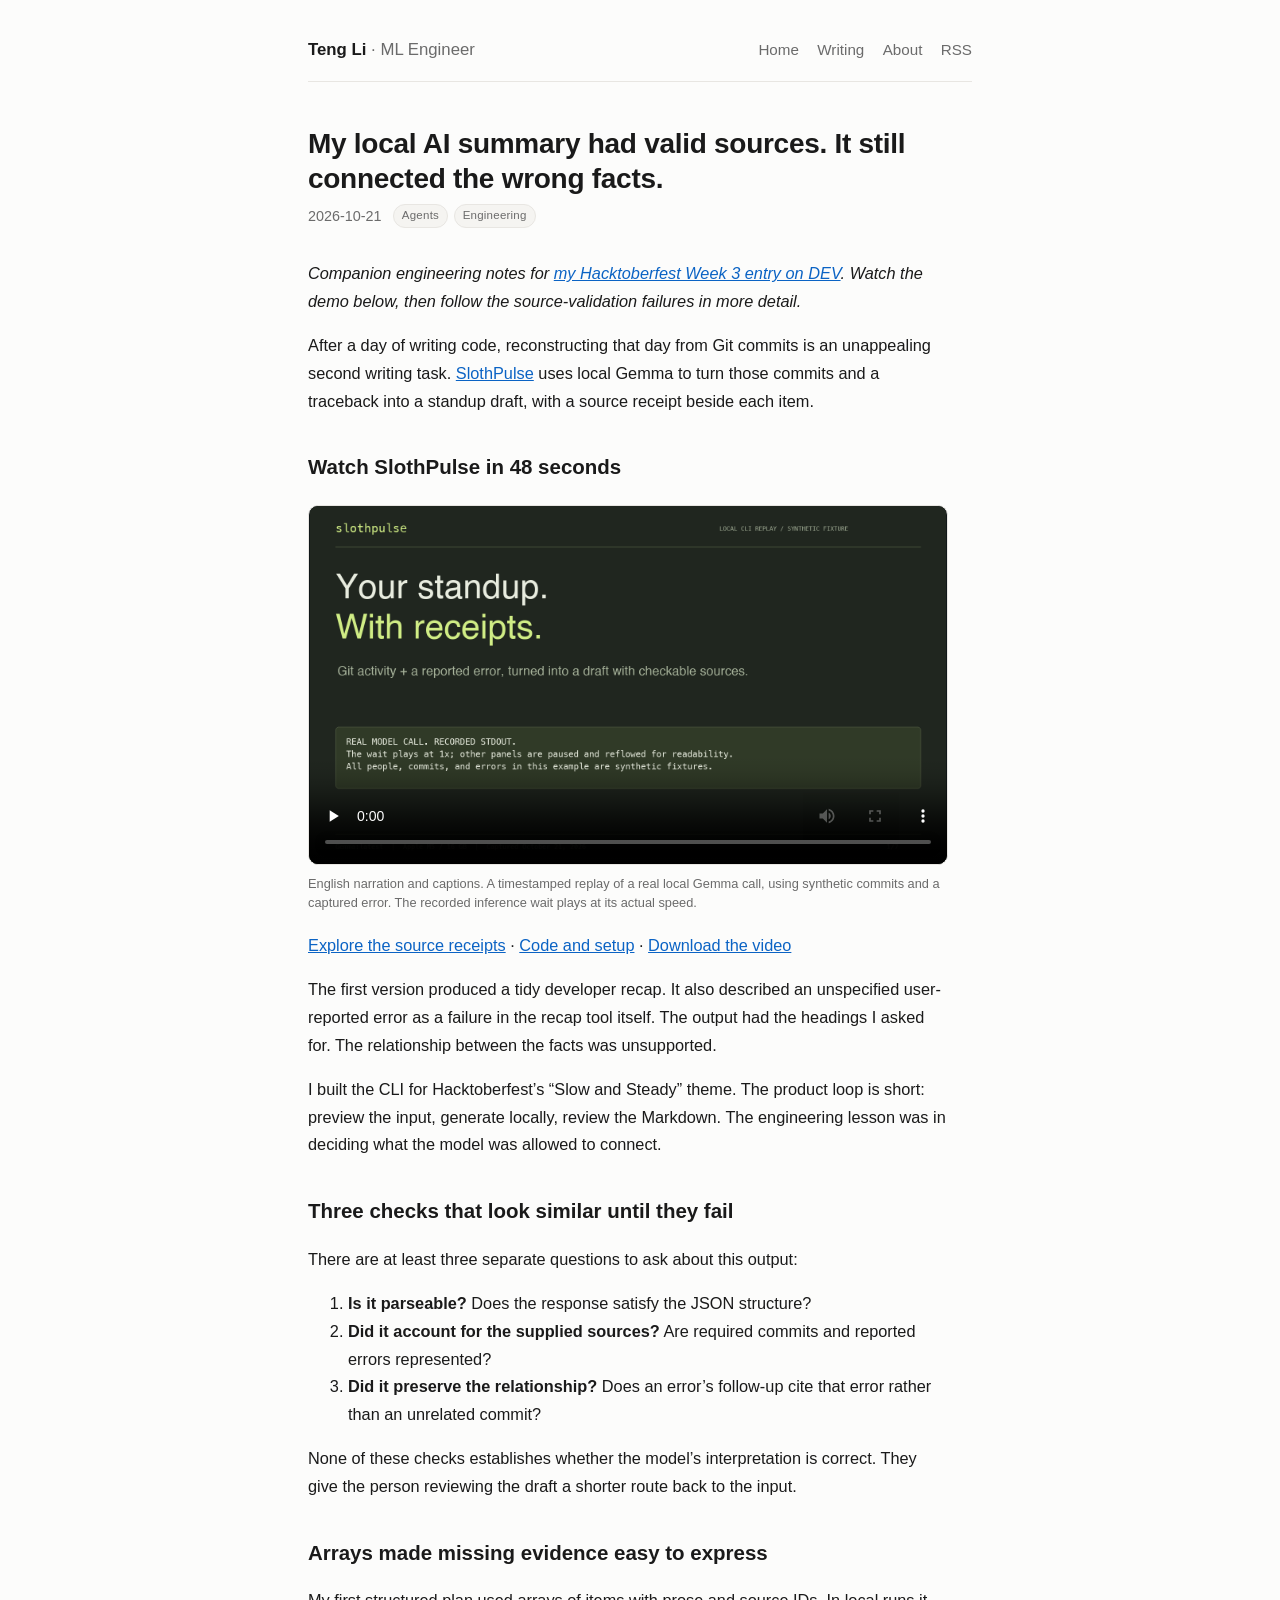
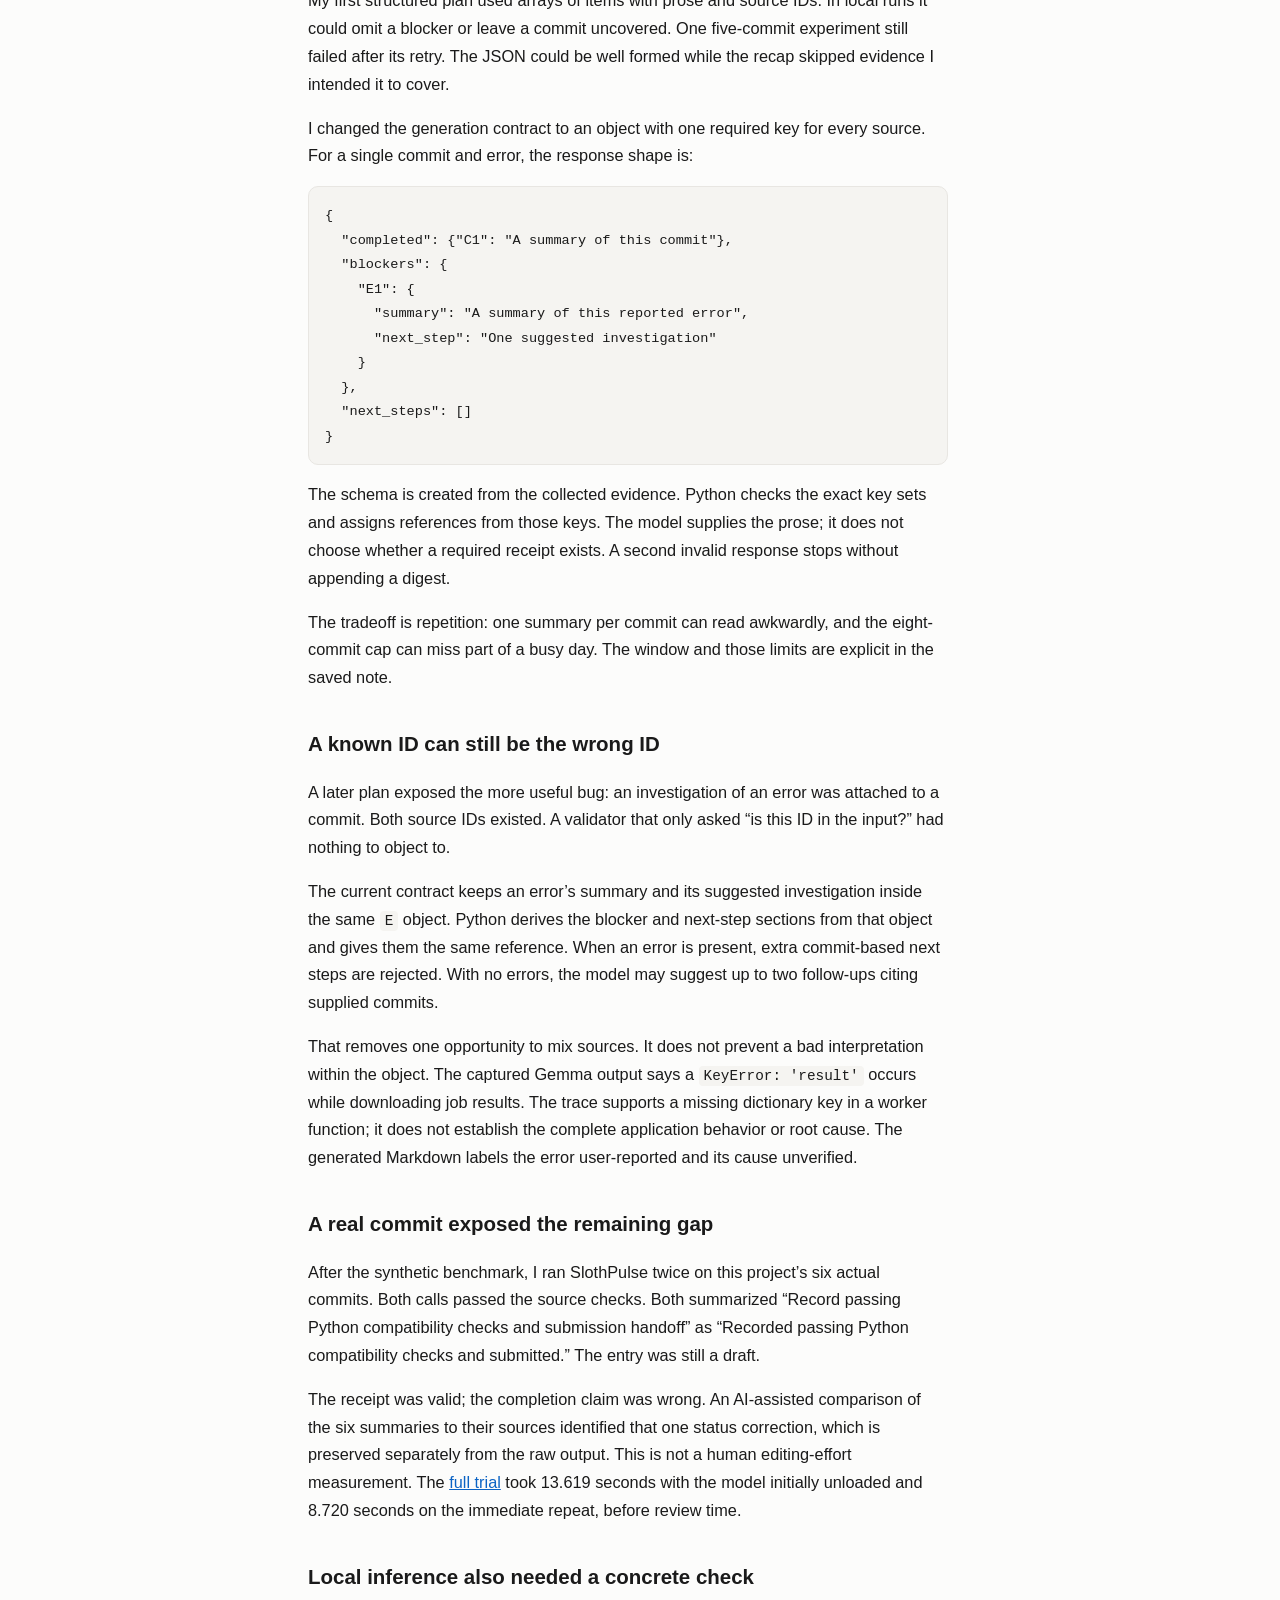
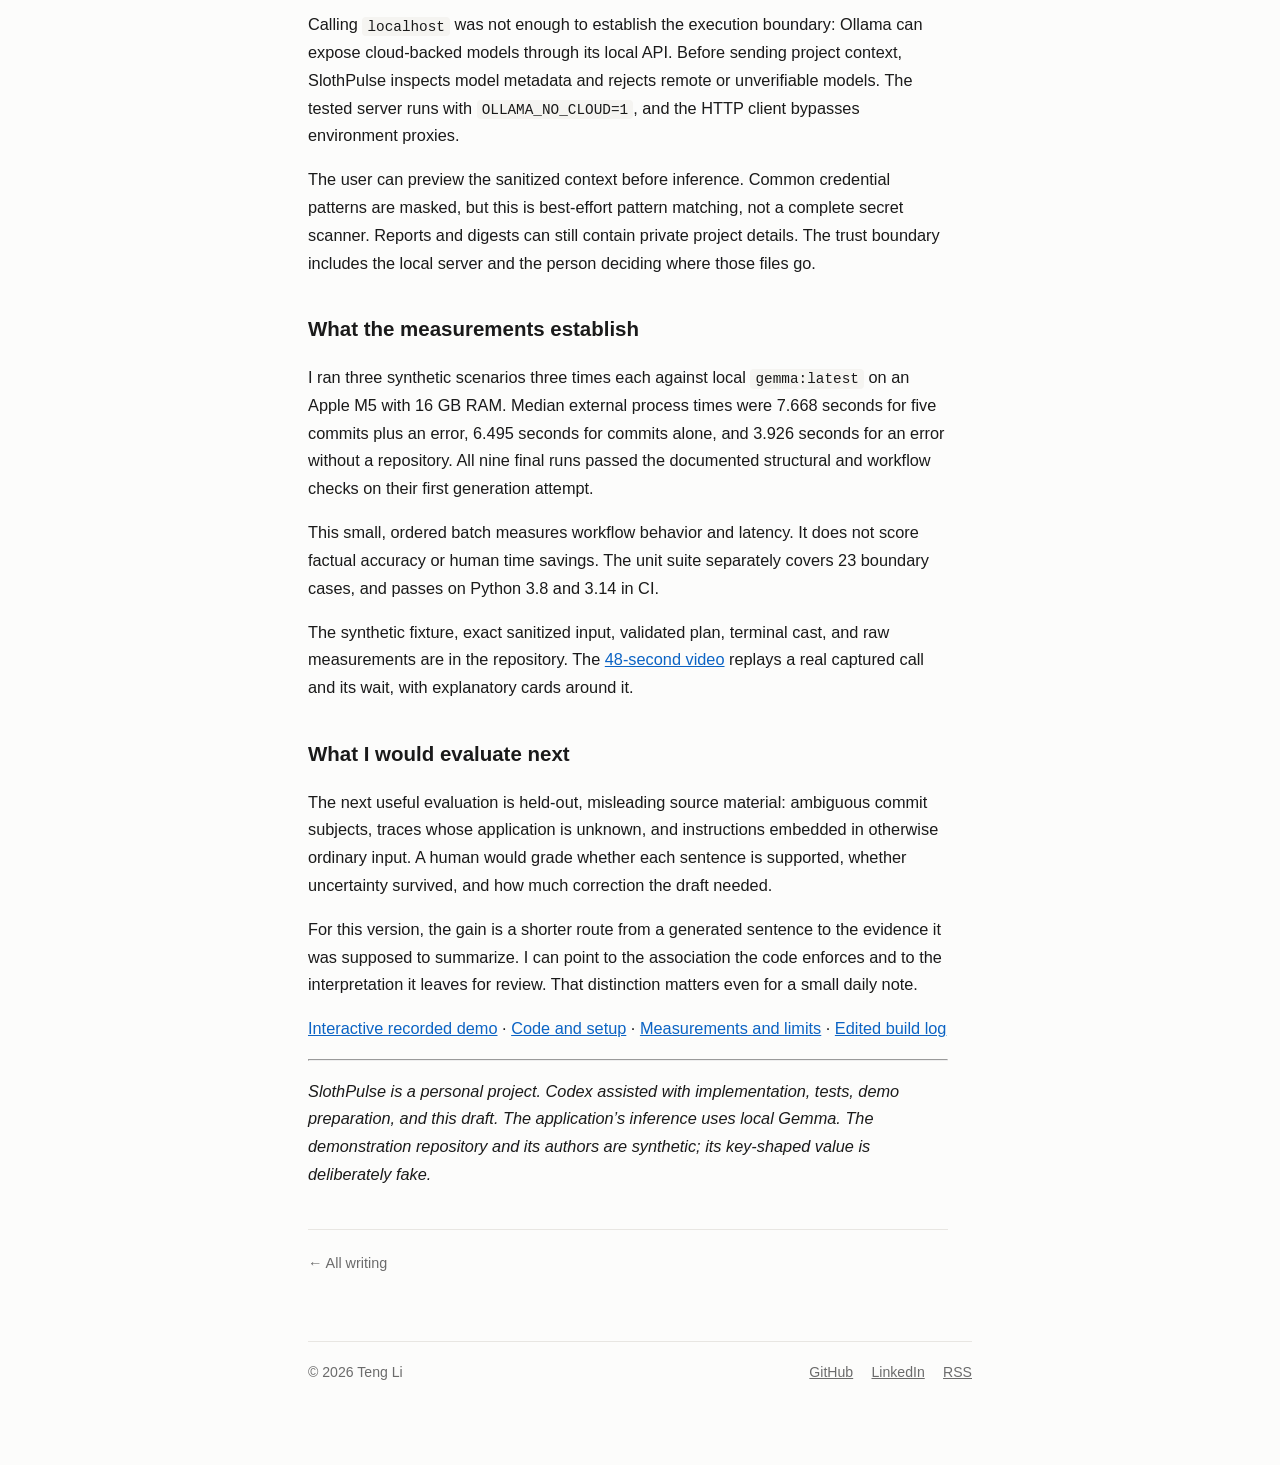
<file: posts/slothpulse-source-bindings.html>
<!doctype html>
<html lang="en">
<head>
<meta charset="utf-8">
<meta name="viewport" content="width=device-width, initial-scale=1">
<title>My local AI summary had valid sources. It still connected the wrong facts. · Teng Li</title>
<meta name="description" content="Building SlothPulse exposed three different checks: valid JSON, complete source coverage, and the right relationship between a blocker and its follow-up.">
<meta property="og:title" content="My local AI summary had valid sources. It still connected the wrong facts. · Teng Li">
<meta property="og:description" content="Building SlothPulse exposed three different checks: valid JSON, complete source coverage, and the right relationship between a blocker and its follow-up.">
<meta property="og:image" content="https://tengli.dev/og-card.png">
<meta property="og:type" content="article">
<meta name="twitter:card" content="summary_large_image">
<meta name="twitter:image" content="https://tengli.dev/og-card.png">
<link rel="icon" href="/favicon.svg" type="image/svg+xml">
<link rel="icon" href="/favicon-32.png" type="image/png" sizes="32x32">
<link rel="apple-touch-icon" href="/apple-touch-icon.png">
<link rel="stylesheet" href="/style.css?v=slothpulse-demo-20261022">
<link rel="alternate" type="application/rss+xml" title="Teng Li" href="/feed.xml">
<script type="module" src="https://static.cloudflareinsights.com/beacon.min.js" data-cf-beacon='{"token": "defe20d26eeb449a922ccc8369be85c0"}'></script>
<link rel="canonical" href="https://tengli.dev/posts/slothpulse-source-bindings.html">
</head>
<body>
<main>
<header class="site">
  <a class="name" href="/">Teng Li <span>· ML Engineer</span></a>
  <nav><a href="/">Home</a><a href="/writing.html">Writing</a><a href="/about.html">About</a><a href="/feed.xml">RSS</a></nav>
</header>
<article>
<h1>My local AI summary had valid sources. It still connected the wrong facts.</h1>
<p class="post-meta"><time datetime="2026-10-21">2026-10-21</time><span class="chips"><span class="chip">Agents</span><span class="chip">Engineering</span></span></p>
<p><em>Companion engineering notes for <a href="https://dev.to/tengbyte/slothpulse-i-wrote-the-code-gemma-can-draft-the-standup-2bhp">my Hacktoberfest Week 3 entry on DEV</a>. Watch the demo below, then follow the source-validation failures in more detail.</em></p>
<p>After a day of writing code, reconstructing that day from Git commits is an unappealing second writing task. <a href="https://github.com/TengByte/slothpulse">SlothPulse</a> uses local Gemma to turn those commits and a traceback into a standup draft, with a source receipt beside each item.</p>
<h2 id="demo">Watch SlothPulse in 48 seconds</h2>
<figure class="demo-video">
  <video controls playsinline preload="none" width="1600" height="900" poster="/assets/slothpulse/poster.png" aria-label="SlothPulse recorded demo with English narration" aria-describedby="demo-caption">
    <source src="/assets/slothpulse/demo.mp4" type="video/mp4">
    <track kind="captions" src="/assets/slothpulse/narration.vtt" srclang="en" label="English" default>
    <a href="/assets/slothpulse/demo.mp4">Watch the SlothPulse demo</a>.
  </video>
  <figcaption id="demo-caption">English narration and captions. A timestamped replay of a real local Gemma call, using synthetic commits and a captured error. The recorded inference wait plays at its actual speed.</figcaption>
</figure>
<p><a href="https://slothpulse.chicangel12.chatgpt.site/#replay">Explore the source receipts</a> · <a href="https://github.com/TengByte/slothpulse">Code and setup</a> · <a href="/assets/slothpulse/demo.mp4">Download the video</a></p>
<p>The first version produced a tidy developer recap. It also described an unspecified user-reported error as a failure in the recap tool itself. The output had the headings I asked for. The relationship between the facts was unsupported.</p>
<p>I built the CLI for Hacktoberfest’s “Slow and Steady” theme. The product loop is short: preview the input, generate locally, review the Markdown. The engineering lesson was in deciding what the model was allowed to connect.</p>
<h2>Three checks that look similar until they fail</h2>
<p>There are at least three separate questions to ask about this output:</p>
<ol>
<li><strong>Is it parseable?</strong> Does the response satisfy the JSON structure?</li>
<li><strong>Did it account for the supplied sources?</strong> Are required commits and reported errors represented?</li>
<li><strong>Did it preserve the relationship?</strong> Does an error’s follow-up cite that error rather than an unrelated commit?</li>
</ol>
<p>None of these checks establishes whether the model’s interpretation is correct. They give the person reviewing the draft a shorter route back to the input.</p>
<h2>Arrays made missing evidence easy to express</h2>
<p>My first structured plan used arrays of items with prose and source IDs. In local runs it could omit a blocker or leave a commit uncovered. One five-commit experiment still failed after its retry. The JSON could be well formed while the recap skipped evidence I intended it to cover.</p>
<p>I changed the generation contract to an object with one required key for every source. For a single commit and error, the response shape is:</p>
<pre><code>{
  "completed": {"C1": "A summary of this commit"},
  "blockers": {
    "E1": {
      "summary": "A summary of this reported error",
      "next_step": "One suggested investigation"
    }
  },
  "next_steps": []
}</code></pre>
<p>The schema is created from the collected evidence. Python checks the exact key sets and assigns references from those keys. The model supplies the prose; it does not choose whether a required receipt exists. A second invalid response stops without appending a digest.</p>
<p>The tradeoff is repetition: one summary per commit can read awkwardly, and the eight-commit cap can miss part of a busy day. The window and those limits are explicit in the saved note.</p>
<h2>A known ID can still be the wrong ID</h2>
<p>A later plan exposed the more useful bug: an investigation of an error was attached to a commit. Both source IDs existed. A validator that only asked “is this ID in the input?” had nothing to object to.</p>
<p>The current contract keeps an error’s summary and its suggested investigation inside the same <code>E</code> object. Python derives the blocker and next-step sections from that object and gives them the same reference. When an error is present, extra commit-based next steps are rejected. With no errors, the model may suggest up to two follow-ups citing supplied commits.</p>
<p>That removes one opportunity to mix sources. It does not prevent a bad interpretation within the object. The captured Gemma output says a <code>KeyError: 'result'</code> occurs while downloading job results. The trace supports a missing dictionary key in a worker function; it does not establish the complete application behavior or root cause. The generated Markdown labels the error user-reported and its cause unverified.</p>
<h2>A real commit exposed the remaining gap</h2>
<p>After the synthetic benchmark, I ran SlothPulse twice on this project’s six actual commits. Both calls passed the source checks. Both summarized “Record passing Python compatibility checks and submission handoff” as “Recorded passing Python compatibility checks and submitted.” The entry was still a draft.</p>
<p>The receipt was valid; the completion claim was wrong. An AI-assisted comparison of the six summaries to their sources identified that one status correction, which is preserved separately from the raw output. This is not a human editing-effort measurement. The <a href="https://github.com/TengByte/slothpulse/tree/main/evidence/real-repo-2026-10-21">full trial</a> took 13.619 seconds with the model initially unloaded and 8.720 seconds on the immediate repeat, before review time.</p>
<h2>Local inference also needed a concrete check</h2>
<p>Calling <code>localhost</code> was not enough to establish the execution boundary: Ollama can expose cloud-backed models through its local API. Before sending project context, SlothPulse inspects model metadata and rejects remote or unverifiable models. The tested server runs with <code>OLLAMA_NO_CLOUD=1</code>, and the HTTP client bypasses environment proxies.</p>
<p>The user can preview the sanitized context before inference. Common credential patterns are masked, but this is best-effort pattern matching, not a complete secret scanner. Reports and digests can still contain private project details. The trust boundary includes the local server and the person deciding where those files go.</p>
<h2>What the measurements establish</h2>
<p>I ran three synthetic scenarios three times each against local <code>gemma:latest</code> on an Apple M5 with 16 GB RAM. Median external process times were 7.668 seconds for five commits plus an error, 6.495 seconds for commits alone, and 3.926 seconds for an error without a repository. All nine final runs passed the documented structural and workflow checks on their first generation attempt.</p>
<p>This small, ordered batch measures workflow behavior and latency. It does not score factual accuracy or human time savings. The unit suite separately covers 23 boundary cases, and passes on Python 3.8 and 3.14 in CI.</p>
<p>The synthetic fixture, exact sanitized input, validated plan, terminal cast, and raw measurements are in the repository. The <a href="https://raw.githubusercontent.com/TengByte/slothpulse/main/demo-assets/demo.mp4">48-second video</a> replays a real captured call and its wait, with explanatory cards around it.</p>
<h2>What I would evaluate next</h2>
<p>The next useful evaluation is held-out, misleading source material: ambiguous commit subjects, traces whose application is unknown, and instructions embedded in otherwise ordinary input. A human would grade whether each sentence is supported, whether uncertainty survived, and how much correction the draft needed.</p>
<p>For this version, the gain is a shorter route from a generated sentence to the evidence it was supposed to summarize. I can point to the association the code enforces and to the interpretation it leaves for review. That distinction matters even for a small daily note.</p>
<p><a href="https://slothpulse.chicangel12.chatgpt.site">Interactive recorded demo</a> · <a href="https://github.com/TengByte/slothpulse">Code and setup</a> · <a href="https://github.com/TengByte/slothpulse/blob/main/BENCHMARK.md">Measurements and limits</a> · <a href="https://github.com/TengByte/slothpulse/blob/main/BUILD_LOG.md">Edited build log</a></p>
<hr>
<p><em>SlothPulse is a personal project. Codex assisted with implementation, tests, demo preparation, and this draft. The application’s inference uses local Gemma. The demonstration repository and its authors are synthetic; its key-shaped value is deliberately fake.</em></p>
<hr class="post-end">
<p class="post-nav"><a href="/writing.html">← All writing</a></p>
</article>

<footer class="site">
  <span>© 2026 Teng Li</span>
  <span class="foot-links">
    <a href="https://github.com/TengByte">GitHub</a>
    <a href="https://www.linkedin.com/in/teng-li-3b0007110/">LinkedIn</a>
    <a href="/feed.xml">RSS</a>
  </span>
</footer>
</main>
</body>
</html>
</file>
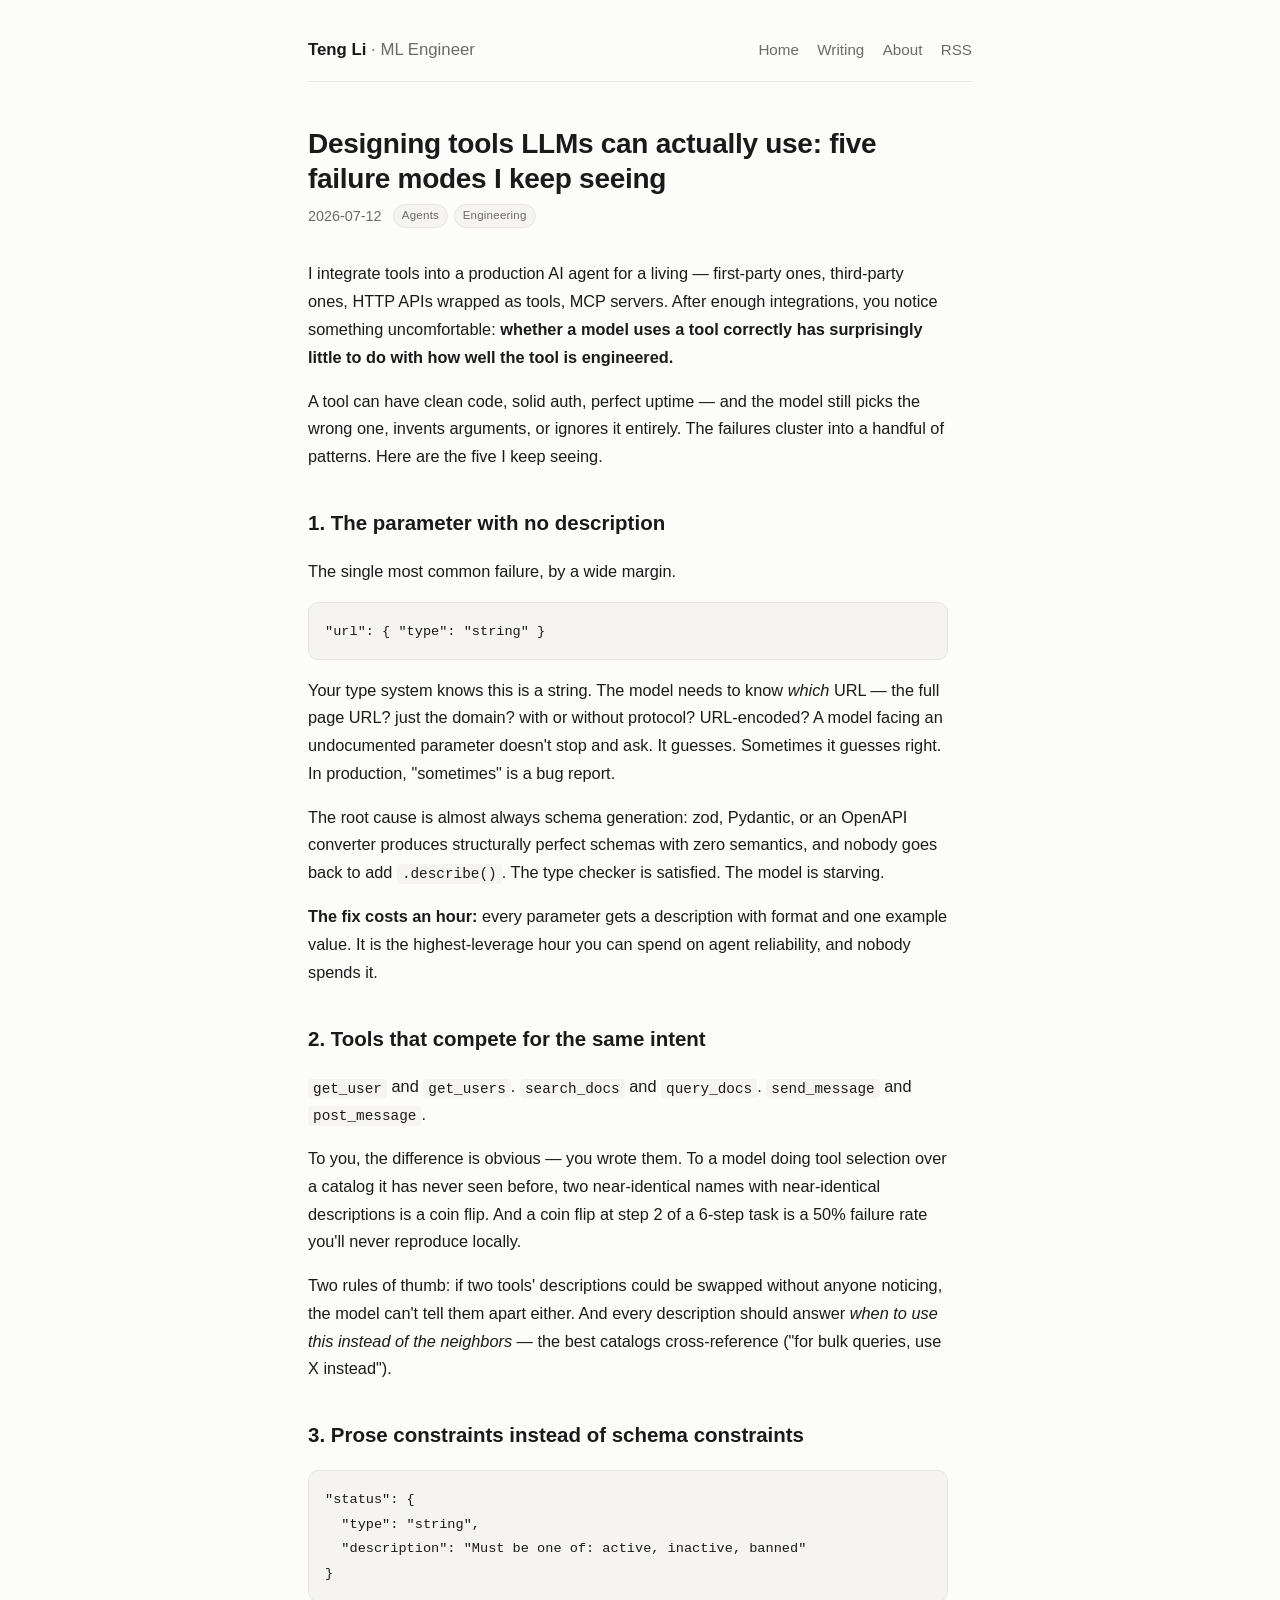
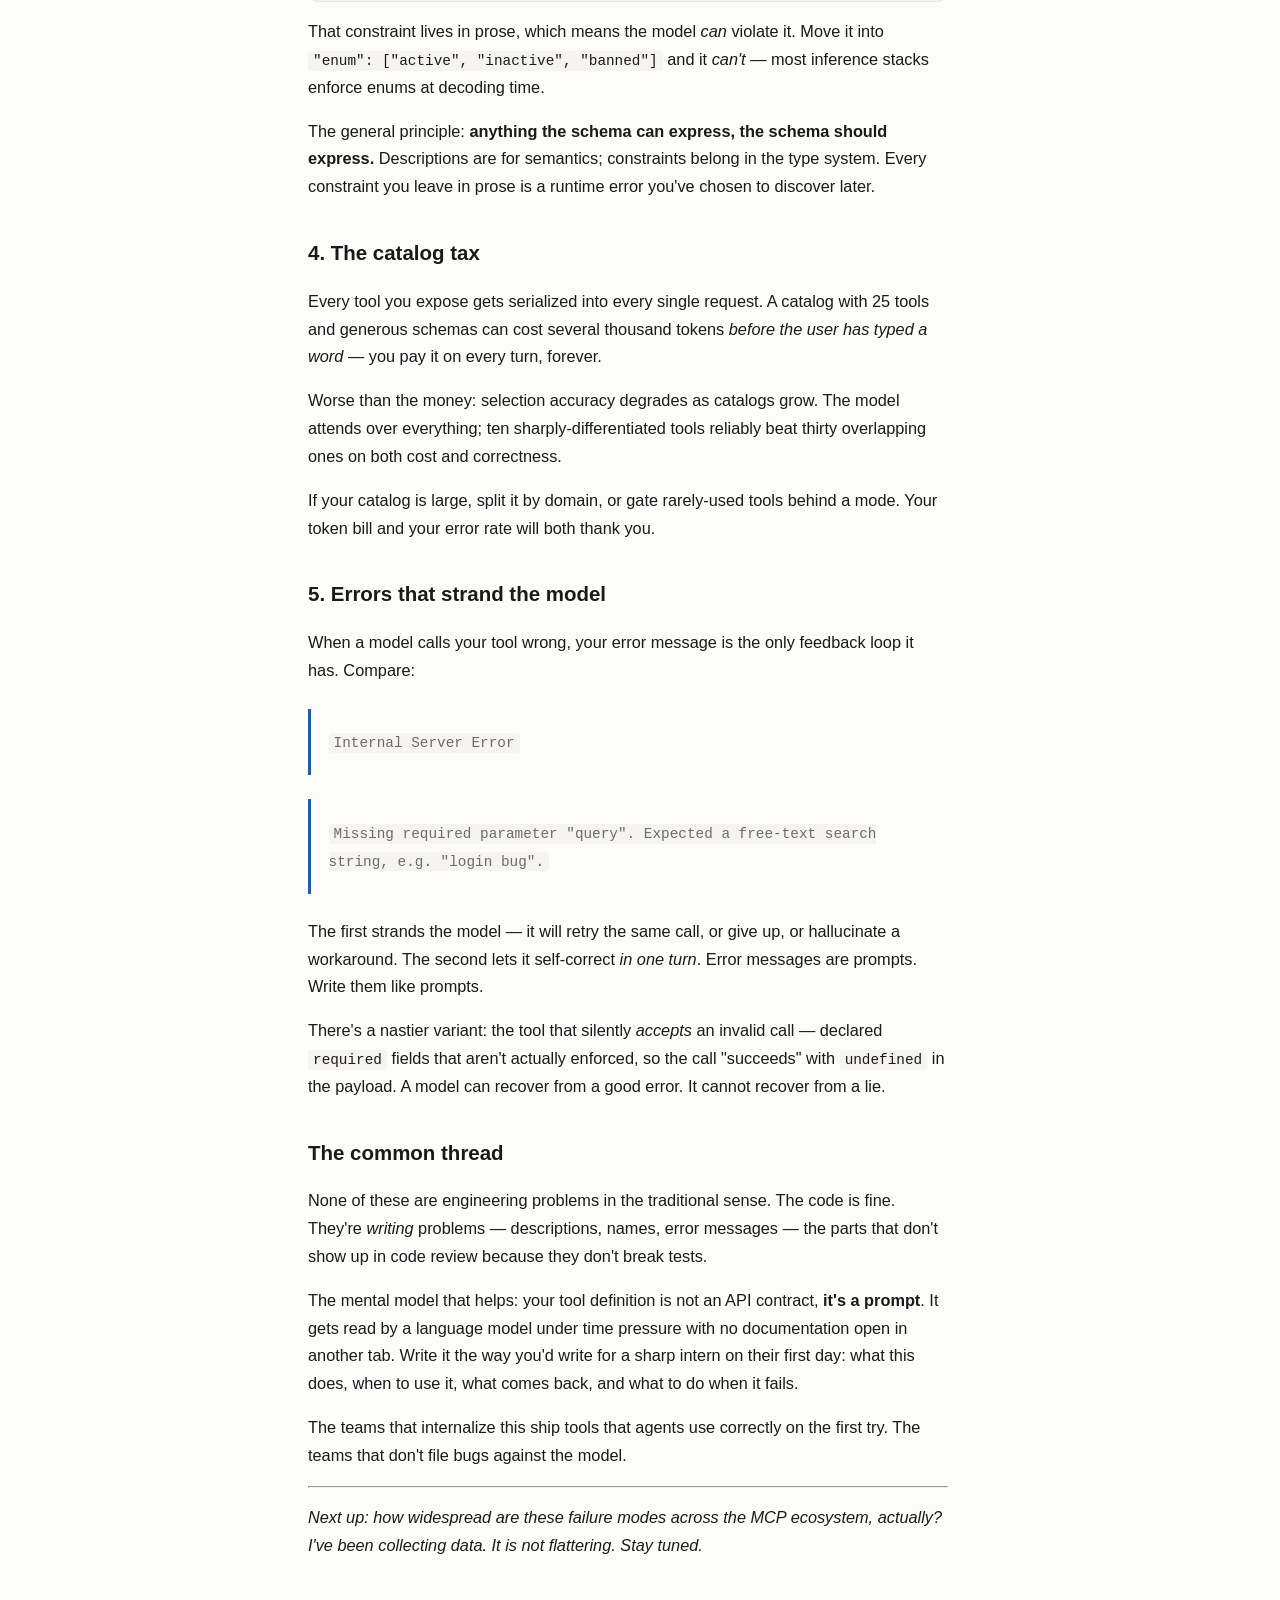
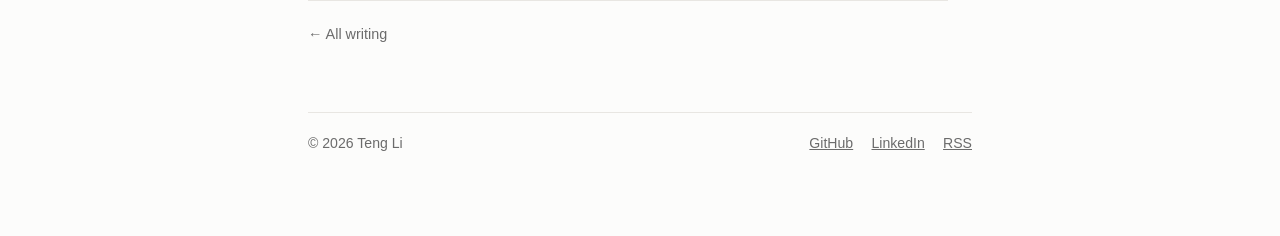
<file: posts/tool-design-for-llms.html>
<!doctype html>
<html lang="en">
<head>
<meta charset="utf-8">
<meta name="viewport" content="width=device-width, initial-scale=1">
<title>Designing tools LLMs can actually use: five failure modes I keep seeing · Teng Li</title>
<meta name="description" content="Your tool API can be perfectly engineered and still confuse every model that touches it. Field notes on why, from someone who integrates agent tools for a living.">
<meta property="og:title" content="Designing tools LLMs can actually use: five failure modes I keep seeing · Teng Li">
<meta property="og:description" content="Your tool API can be perfectly engineered and still confuse every model that touches it. Field notes on why, from someone who integrates agent tools for a living.">
<meta property="og:image" content="https://tengli.dev/og-card.png">
<meta property="og:type" content="article">
<meta name="twitter:card" content="summary_large_image">
<meta name="twitter:image" content="https://tengli.dev/og-card.png">
<link rel="icon" href="/favicon.svg" type="image/svg+xml">
<link rel="icon" href="/favicon-32.png" type="image/png" sizes="32x32">
<link rel="apple-touch-icon" href="/apple-touch-icon.png">
<link rel="stylesheet" href="/style.css">
<link rel="alternate" type="application/rss+xml" title="Teng Li" href="/feed.xml">
<script type="module" src="https://static.cloudflareinsights.com/beacon.min.js" data-cf-beacon='{"token": "defe20d26eeb449a922ccc8369be85c0"}'></script>
</head>
<body>
<main>
<header class="site">
  <a class="name" href="/">Teng Li <span>· ML Engineer</span></a>
  <nav><a href="/">Home</a><a href="/writing.html">Writing</a><a href="/about.html">About</a><a href="/feed.xml">RSS</a></nav>
</header>
<article>
<h1>Designing tools LLMs can actually use: five failure modes I keep seeing</h1>
<p class="post-meta"><time datetime="2026-07-12">2026-07-12</time><span class="chips"><span class="chip">Agents</span><span class="chip">Engineering</span></span></p>
<p>I integrate tools into a production AI agent for a living — first-party ones,
third-party ones, HTTP APIs wrapped as tools, MCP servers. After enough
integrations, you notice something uncomfortable: <strong>whether a model uses a tool
correctly has surprisingly little to do with how well the tool is engineered.</strong></p>
<p>A tool can have clean code, solid auth, perfect uptime — and the model still
picks the wrong one, invents arguments, or ignores it entirely. The failures
cluster into a handful of patterns. Here are the five I keep seeing.</p>
<h2>1. The parameter with no description</h2>
<p>The single most common failure, by a wide margin.</p>
<pre><code class="language-json">&quot;url&quot;: { &quot;type&quot;: &quot;string&quot; }
</code></pre>
<p>Your type system knows this is a string. The model needs to know <em>which</em> URL —
the full page URL? just the domain? with or without protocol? URL-encoded?
A model facing an undocumented parameter doesn&#39;t stop and ask. It guesses.
Sometimes it guesses right. In production, &quot;sometimes&quot; is a bug report.</p>
<p>The root cause is almost always schema generation: zod, Pydantic, or an
OpenAPI converter produces structurally perfect schemas with zero semantics,
and nobody goes back to add <code>.describe()</code>. The type checker is satisfied.
The model is starving.</p>
<p><strong>The fix costs an hour:</strong> every parameter gets a description with format and
one example value. It is the highest-leverage hour you can spend on agent
reliability, and nobody spends it.</p>
<h2>2. Tools that compete for the same intent</h2>
<p><code>get_user</code> and <code>get_users</code>. <code>search_docs</code> and <code>query_docs</code>. <code>send_message</code>
and <code>post_message</code>.</p>
<p>To you, the difference is obvious — you wrote them. To a model doing tool
selection over a catalog it has never seen before, two near-identical names
with near-identical descriptions is a coin flip. And a coin flip at step 2 of
a 6-step task is a 50% failure rate you&#39;ll never reproduce locally.</p>
<p>Two rules of thumb: if two tools&#39; descriptions could be swapped without
anyone noticing, the model can&#39;t tell them apart either. And every
description should answer <em>when to use this instead of the neighbors</em> — the
best catalogs cross-reference (&quot;for bulk queries, use X instead&quot;).</p>
<h2>3. Prose constraints instead of schema constraints</h2>
<pre><code class="language-json">&quot;status&quot;: {
  &quot;type&quot;: &quot;string&quot;,
  &quot;description&quot;: &quot;Must be one of: active, inactive, banned&quot;
}
</code></pre>
<p>That constraint lives in prose, which means the model <em>can</em> violate it.
Move it into <code>&quot;enum&quot;: [&quot;active&quot;, &quot;inactive&quot;, &quot;banned&quot;]</code> and it <em>can&#39;t</em> —
most inference stacks enforce enums at decoding time.</p>
<p>The general principle: <strong>anything the schema can express, the schema should
express.</strong> Descriptions are for semantics; constraints belong in the type
system. Every constraint you leave in prose is a runtime error you&#39;ve chosen
to discover later.</p>
<h2>4. The catalog tax</h2>
<p>Every tool you expose gets serialized into every single request. A catalog
with 25 tools and generous schemas can cost several thousand tokens <em>before
the user has typed a word</em> — you pay it on every turn, forever.</p>
<p>Worse than the money: selection accuracy degrades as catalogs grow. The model
attends over everything; ten sharply-differentiated tools reliably beat
thirty overlapping ones on both cost and correctness.</p>
<p>If your catalog is large, split it by domain, or gate rarely-used tools
behind a mode. Your token bill and your error rate will both thank you.</p>
<h2>5. Errors that strand the model</h2>
<p>When a model calls your tool wrong, your error message is the only feedback
loop it has. Compare:</p>
<blockquote>
<p><code>Internal Server Error</code></p>
</blockquote>
<blockquote>
<p><code>Missing required parameter &quot;query&quot;. Expected a free-text search string, e.g. &quot;login bug&quot;.</code></p>
</blockquote>
<p>The first strands the model — it will retry the same call, or give up, or
hallucinate a workaround. The second lets it self-correct <em>in one turn</em>.
Error messages are prompts. Write them like prompts.</p>
<p>There&#39;s a nastier variant: the tool that silently <em>accepts</em> an invalid call —
declared <code>required</code> fields that aren&#39;t actually enforced, so the call
&quot;succeeds&quot; with <code>undefined</code> in the payload. A model can recover from a good
error. It cannot recover from a lie.</p>
<h2>The common thread</h2>
<p>None of these are engineering problems in the traditional sense. The code is
fine. They&#39;re <em>writing</em> problems — descriptions, names, error messages — the
parts that don&#39;t show up in code review because they don&#39;t break tests.</p>
<p>The mental model that helps: your tool definition is not an API contract,
<strong>it&#39;s a prompt</strong>. It gets read by a language model under time pressure with
no documentation open in another tab. Write it the way you&#39;d write for a
sharp intern on their first day: what this does, when to use it, what comes
back, and what to do when it fails.</p>
<p>The teams that internalize this ship tools that agents use correctly on the
first try. The teams that don&#39;t file bugs against the model.</p>
<hr>
<p><em>Next up: how widespread are these failure modes across the MCP ecosystem,
actually? I&#39;ve been collecting data. It is not flattering. Stay tuned.</em></p>

<hr class="post-end">
<p class="post-nav"><a href="/writing.html">← All writing</a></p>
</article>
<footer class="site">
  <span>© 2026 Teng Li</span>
  <span class="foot-links">
    <a href="https://github.com/TengByte">GitHub</a>
    <a href="https://www.linkedin.com/in/teng-li-3b0007110/">LinkedIn</a>
    <a href="/feed.xml">RSS</a>
  </span>
</footer>
</main>
</body>
</html>
</file>
<file: style.css>
:root {
  --bg: #fcfcfb;
  --surface: #ffffff;
  --text: #1a1a1a;
  --muted: #6b6b6b;
  --faint: #8f8f8f;
  --accent: #0b63c4;
  --accent-2: #6d3bd6;
  --border: #e8e6e2;
  --code-bg: #f5f4f1;
  color-scheme: light dark;
}
@media (prefers-color-scheme: dark) {
  :root {
    --bg: #111214;
    --surface: #1a1c1f;
    --text: #e9e9ea;
    --muted: #9a9a9a;
    --faint: #7a7a7a;
    --accent: #6db3f2;
    --accent-2: #a98bf0;
    --border: #2a2c30;
    --code-bg: #202226;
  }
}
* { box-sizing: border-box; }
html { scroll-behavior: smooth; }
body {
  margin: 0;
  background: var(--bg);
  color: var(--text);
  font: 17px/1.7 -apple-system, "Segoe UI", Helvetica, Arial, sans-serif;
  -webkit-font-smoothing: antialiased;
}
main {
  max-width: 44rem;
  margin: 0 auto;
  padding: 2.25rem 1.25rem 5rem;
}

/* Header / nav */
header.site {
  display: flex;
  justify-content: space-between;
  align-items: baseline;
  gap: 1rem;
  flex-wrap: wrap;
  border-bottom: 1px solid var(--border);
  padding-bottom: 1rem;
  margin-bottom: 2.75rem;
}
header.site .name { font-weight: 700; font-size: 1.05rem; text-decoration: none; color: var(--text); }
header.site .name span { color: var(--muted); font-weight: 400; }
header.site nav a {
  color: var(--muted);
  text-decoration: none;
  margin-left: 1.15rem;
  font-size: 0.95rem;
}
header.site nav a:first-child { margin-left: 0; }
header.site nav a:hover { color: var(--accent); }
header.site nav a.on { color: var(--text); font-weight: 600; }

/* Hero */
.hero {
  display: flex;
  gap: 1.4rem;
  align-items: flex-start;
  margin-bottom: 3.25rem;
}
.avatar { width: 78px; height: 78px; flex: none; border-radius: 22px; box-shadow: 0 6px 20px rgba(0,0,0,0.10); }
.hero-body { min-width: 0; }
.hero-name { font-size: 1.85rem; line-height: 1.2; margin: 0.1rem 0 0.15rem; letter-spacing: -0.01em; }
.hero-role { color: var(--muted); font-size: 0.98rem; margin: 0 0 0.85rem; }
.hero-lede { margin: 0 0 1.1rem; font-size: 1.02rem; }
.hero-links { display: flex; flex-wrap: wrap; gap: 1.1rem; font-size: 0.95rem; }
.hero-links a { text-decoration: none; color: var(--accent); }
.hero-links a:hover { text-decoration: underline; }

/* Blocks */
.block { margin: 2.75rem 0; }
.block-head { display: flex; justify-content: space-between; align-items: baseline; }
.block-title {
  font-size: 0.82rem;
  text-transform: uppercase;
  letter-spacing: 0.09em;
  color: var(--faint);
  font-weight: 700;
  margin: 0 0 1.1rem;
}
.more { font-size: 0.9rem; text-decoration: none; color: var(--muted); }
.more:hover { color: var(--accent); }

/* Cards */
.cards { display: grid; grid-template-columns: repeat(auto-fit, minmax(15rem, 1fr)); gap: 0.9rem; }
.card {
  display: block;
  background: var(--surface);
  border: 1px solid var(--border);
  border-radius: 12px;
  padding: 1.1rem 1.15rem;
  text-decoration: none;
  color: inherit;
  transition: border-color 0.15s, transform 0.15s, box-shadow 0.15s;
}
.card:hover {
  border-color: color-mix(in srgb, var(--accent) 55%, var(--border));
  transform: translateY(-2px);
  box-shadow: 0 8px 22px rgba(0,0,0,0.06);
}
.card h3 { margin: 0 0 0.4rem; font-size: 1.02rem; }
.card p { margin: 0 0 0.7rem; color: var(--muted); font-size: 0.92rem; line-height: 1.55; }
.card-meta { font-size: 0.78rem; color: var(--faint); text-transform: uppercase; letter-spacing: 0.05em; }

/* Post lists */
h1 { font-size: 1.75rem; line-height: 1.25; margin: 0 0 0.5rem; letter-spacing: -0.01em; }
h2 { font-size: 1.28rem; margin-top: 2.2rem; }
h3 { font-size: 1.06rem; margin-top: 1.8rem; }
a { color: var(--accent); }
.page-lede { color: var(--muted); margin: 0 0 2rem; }

ul.post-list { list-style: none; padding: 0; margin: 0; }
.post-item { padding: 1rem 0; border-bottom: 1px solid var(--border); }
.post-item:last-child { border-bottom: none; }
.post-link { font-size: 1.08rem; font-weight: 600; text-decoration: none; color: var(--text); }
.post-link:hover { color: var(--accent); }
.post-row { display: flex; align-items: center; gap: 0.7rem; margin: 0.3rem 0 0; }
.post-row time { color: var(--faint); font-size: 0.85rem; white-space: nowrap; }
.post-desc { margin: 0.4rem 0 0; color: var(--muted); font-size: 0.93rem; line-height: 1.55; }
.topic-group { margin-bottom: 2.5rem; scroll-margin-top: 1.5rem; }

/* Chips */
.chips { display: inline-flex; flex-wrap: wrap; gap: 0.35rem; }
.chip {
  font-size: 0.72rem;
  color: var(--muted);
  background: var(--code-bg);
  border: 1px solid var(--border);
  padding: 0.08rem 0.5rem;
  border-radius: 999px;
  letter-spacing: 0.02em;
}

/* Article */
article { max-width: 40rem; }
.post-meta { display: flex; align-items: center; gap: 0.7rem; color: var(--muted); font-size: 0.9rem; margin: 0 0 2rem; }
.prose, article { font-size: 1.02rem; }
.post-end { border: none; border-top: 1px solid var(--border); margin: 2.5rem 0 1.2rem; }
.post-nav a { text-decoration: none; color: var(--muted); font-size: 0.9rem; }
.post-nav a:hover { color: var(--accent); }

code {
  background: var(--code-bg);
  padding: 0.12em 0.35em;
  border-radius: 4px;
  font-size: 0.88em;
  font-family: ui-monospace, "SF Mono", Menlo, Consolas, monospace;
}
pre {
  background: var(--code-bg);
  border: 1px solid var(--border);
  border-radius: 10px;
  padding: 1rem;
  overflow-x: auto;
  line-height: 1.5;
}
pre code { background: none; padding: 0; font-size: 0.85rem; }
blockquote {
  margin: 1.5rem 0;
  padding: 0.2rem 1.1rem;
  border-left: 3px solid var(--accent);
  color: var(--muted);
}
table { border-collapse: collapse; width: 100%; font-size: 0.9rem; display: block; overflow-x: auto; }
th, td { border: 1px solid var(--border); padding: 0.45rem 0.65rem; text-align: left; }
th { background: var(--code-bg); }
img { max-width: 100%; border-radius: 8px; }

/* Footer */
footer.site {
  margin-top: 4rem;
  padding-top: 1.2rem;
  border-top: 1px solid var(--border);
  color: var(--muted);
  font-size: 0.88rem;
  display: flex;
  justify-content: space-between;
  flex-wrap: wrap;
  gap: 0.6rem;
}
footer.site a { color: var(--muted); margin-left: 0.9rem; }
footer.site .foot-links a:first-child { margin-left: 0; }
footer.site a:hover { color: var(--accent); }

@media (max-width: 34rem) {
  .hero { flex-direction: column; gap: 1rem; }
  .avatar { width: 64px; height: 64px; }
}

.project-demo { width: 100%; border-radius: 12px; margin-top: 14px; border: 1px solid rgba(128,128,128,.25); display: block; }

/* SlothPulse demo */
.project-feature { padding: 1.4rem; border: 1px solid var(--border); border-radius: 12px; background: var(--surface); }
.project-feature .block-title { margin-bottom: 0.6rem; }
.project-feature h2 { margin: 0; font-size: 1.4rem; line-height: 1.35; }
.project-feature > p:not(.block-title) { color: var(--muted); font-size: 0.95rem; }
.demo-video { margin: 1.25rem 0; }
.demo-video video { display: block; width: 100%; height: auto; aspect-ratio: 16 / 9; background: #101719; border: 1px solid var(--border); border-radius: 10px; }
.demo-video figcaption { margin-top: 0.55rem; color: var(--muted); font-size: 0.8rem; line-height: 1.5; }
.project-links { display: flex; flex-wrap: wrap; gap: 0.6rem 1.1rem; font-size: 0.9rem; }
.project-links a { text-decoration: none; }
.project-links a:hover { text-decoration: underline; }
</file>
